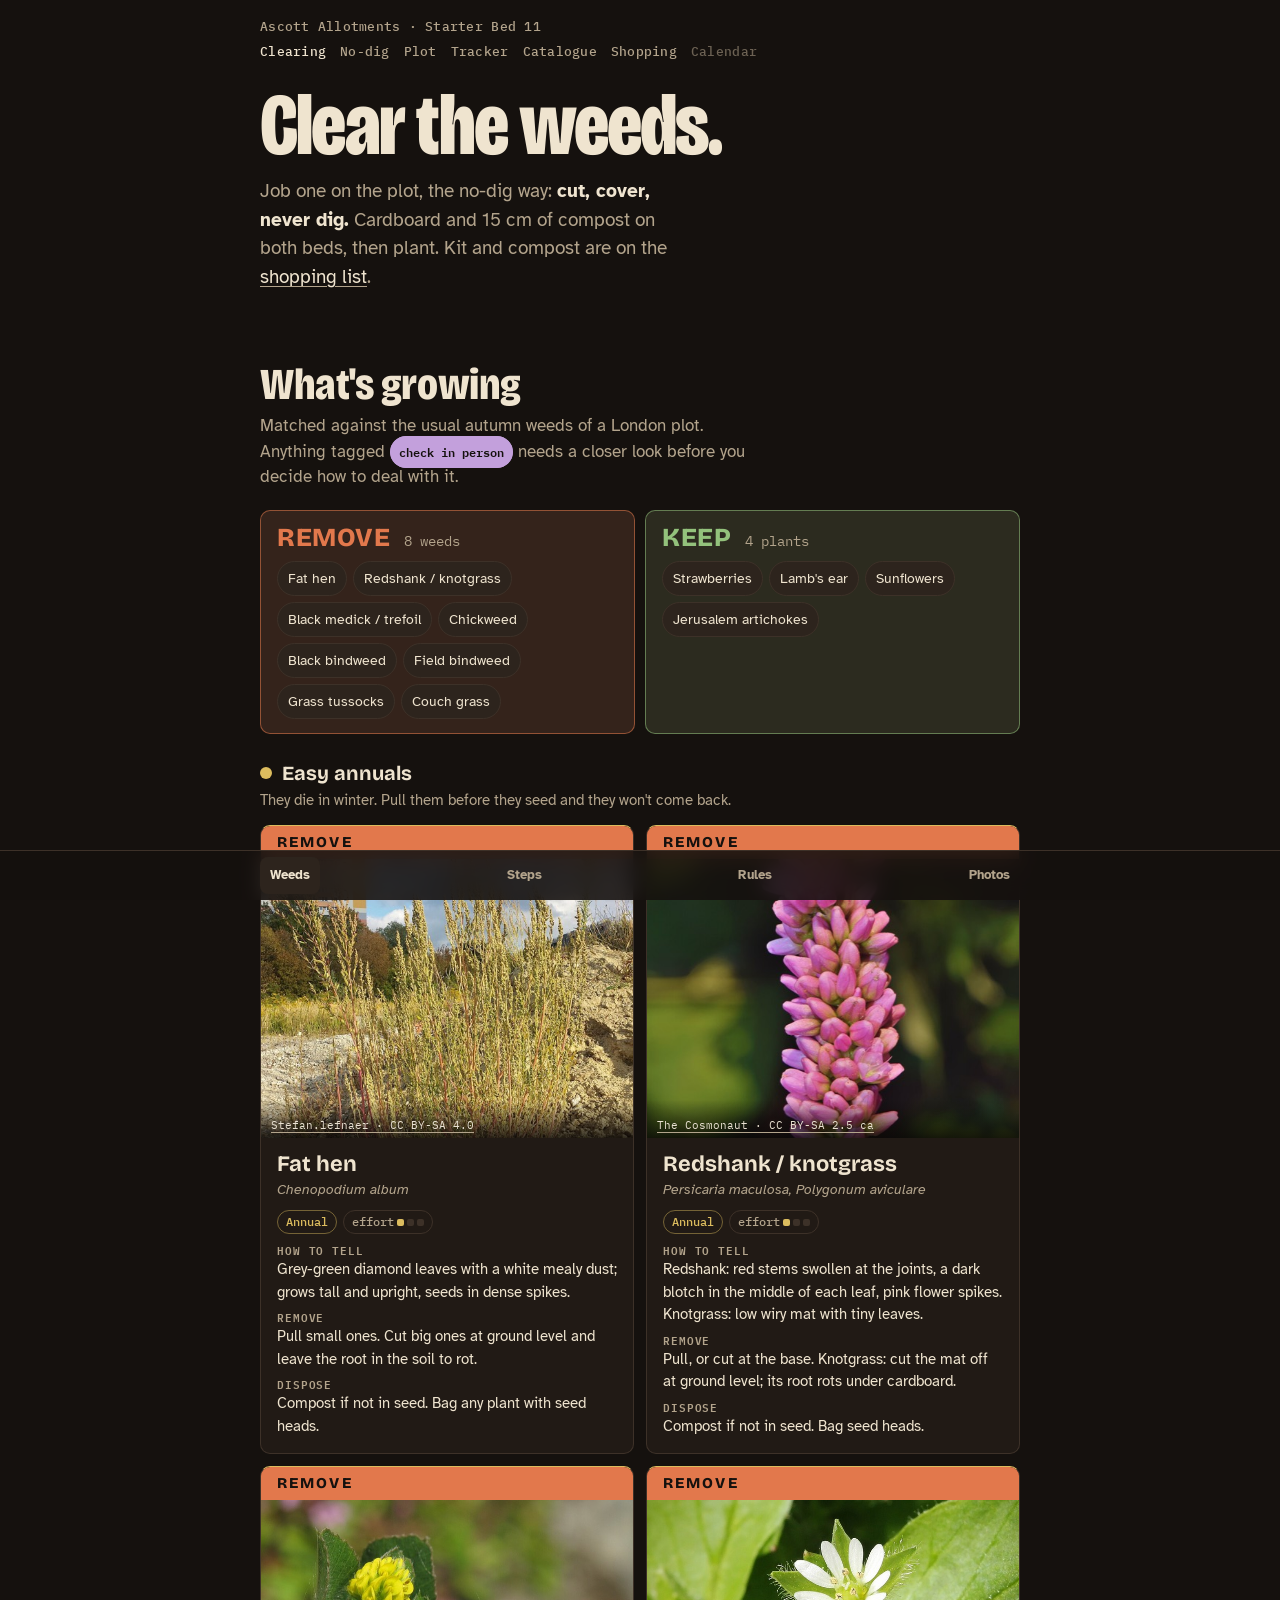
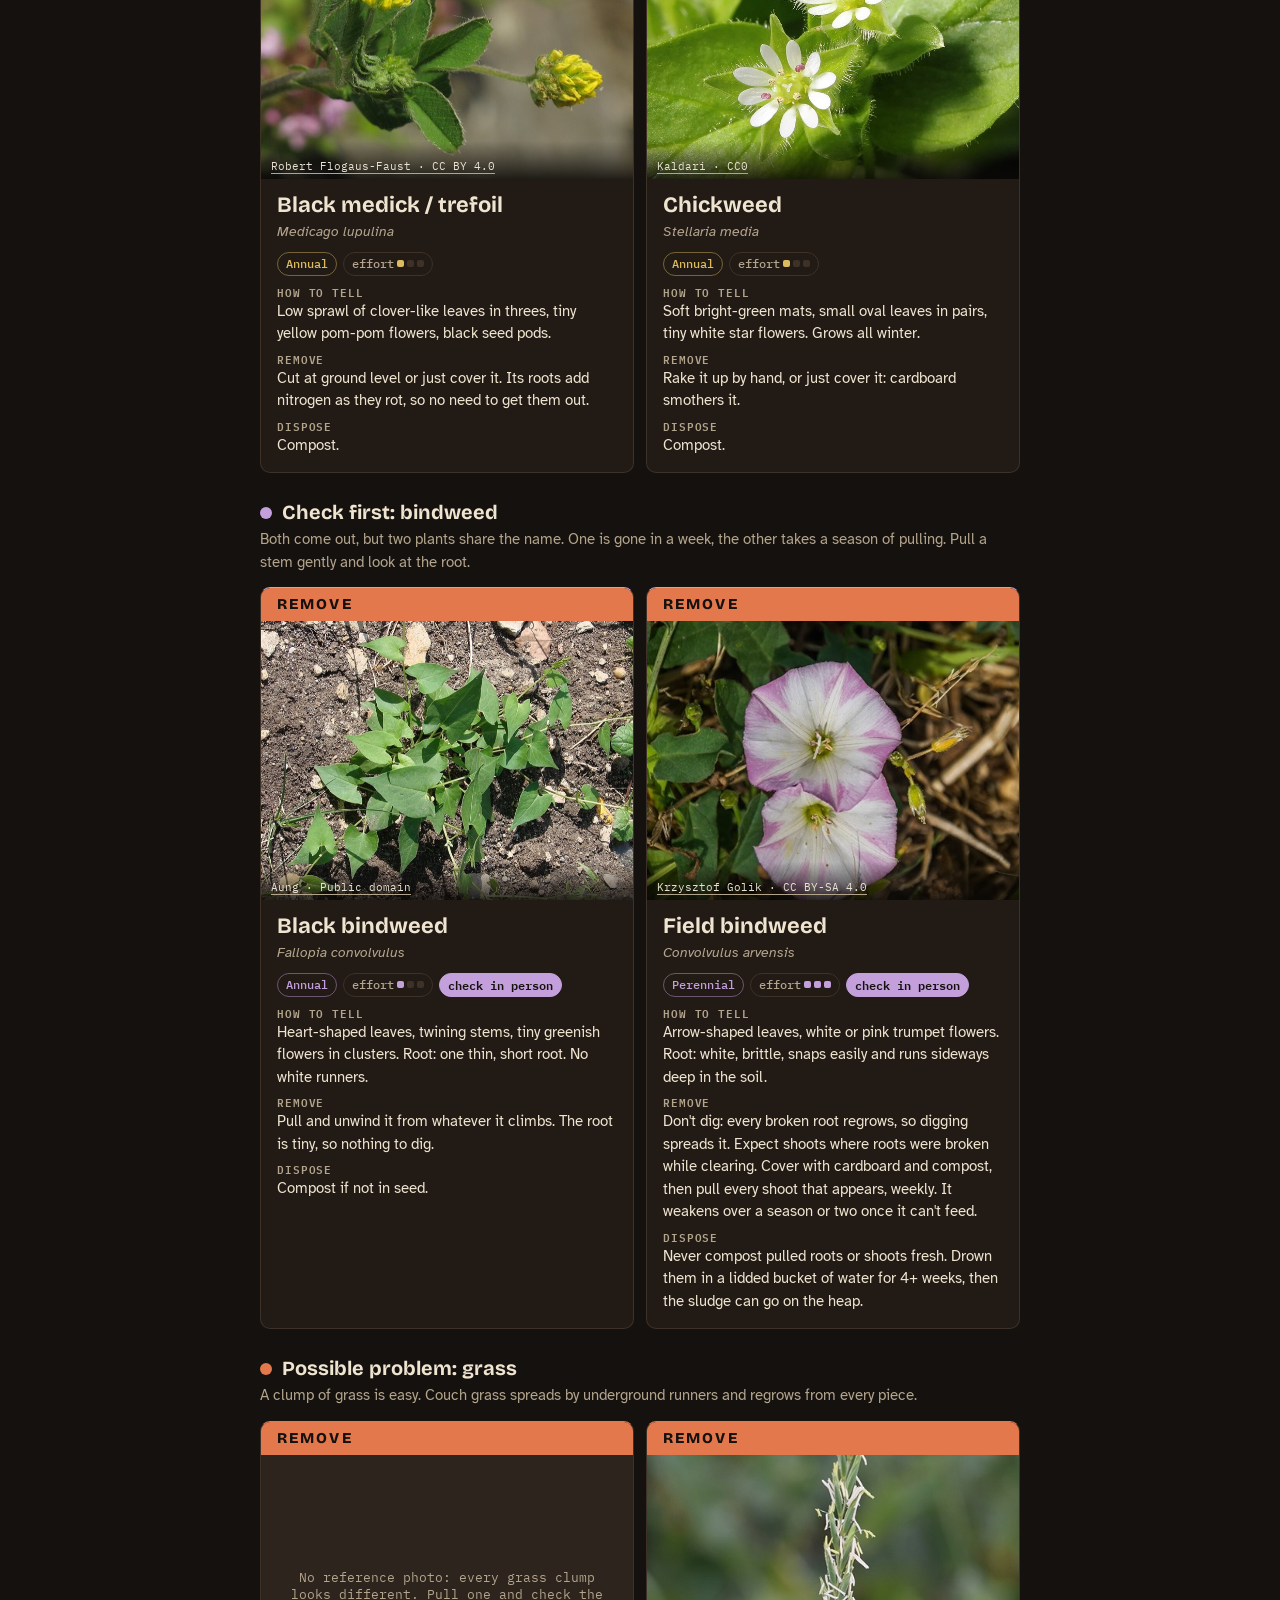
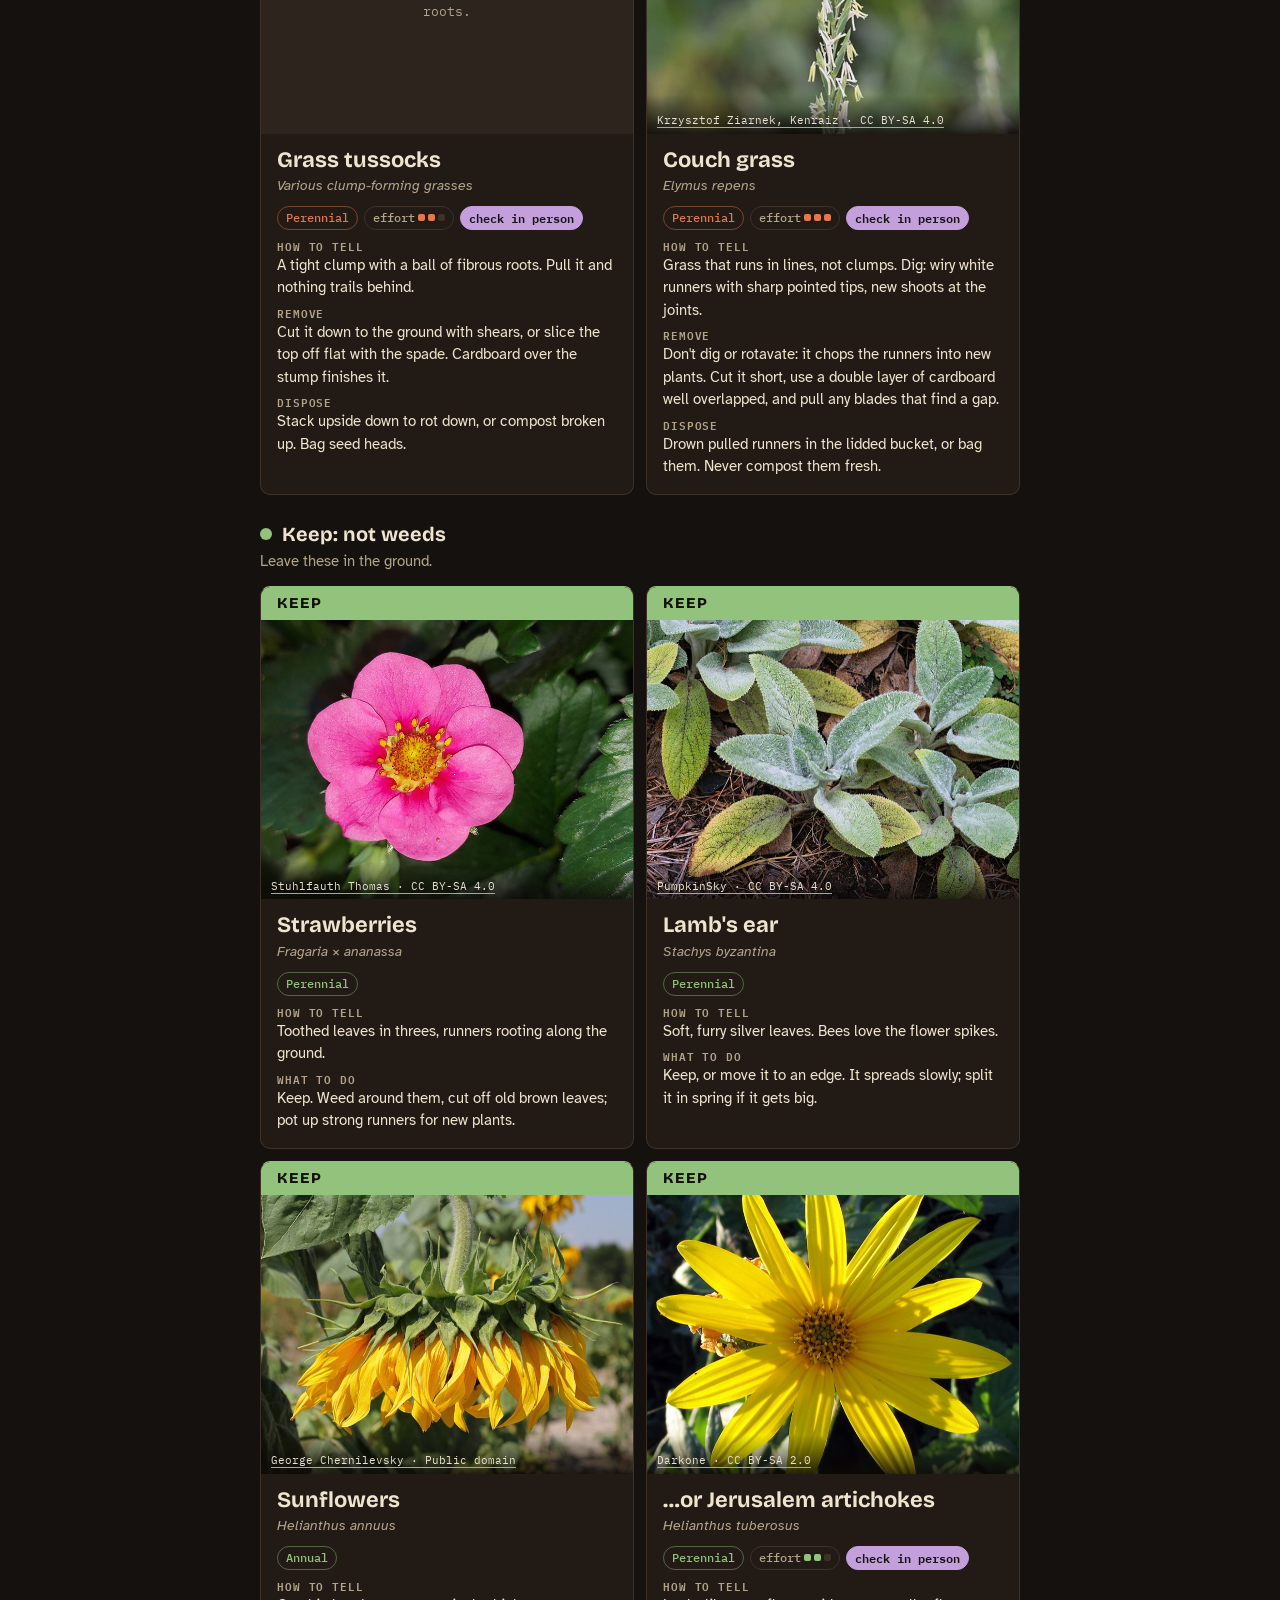
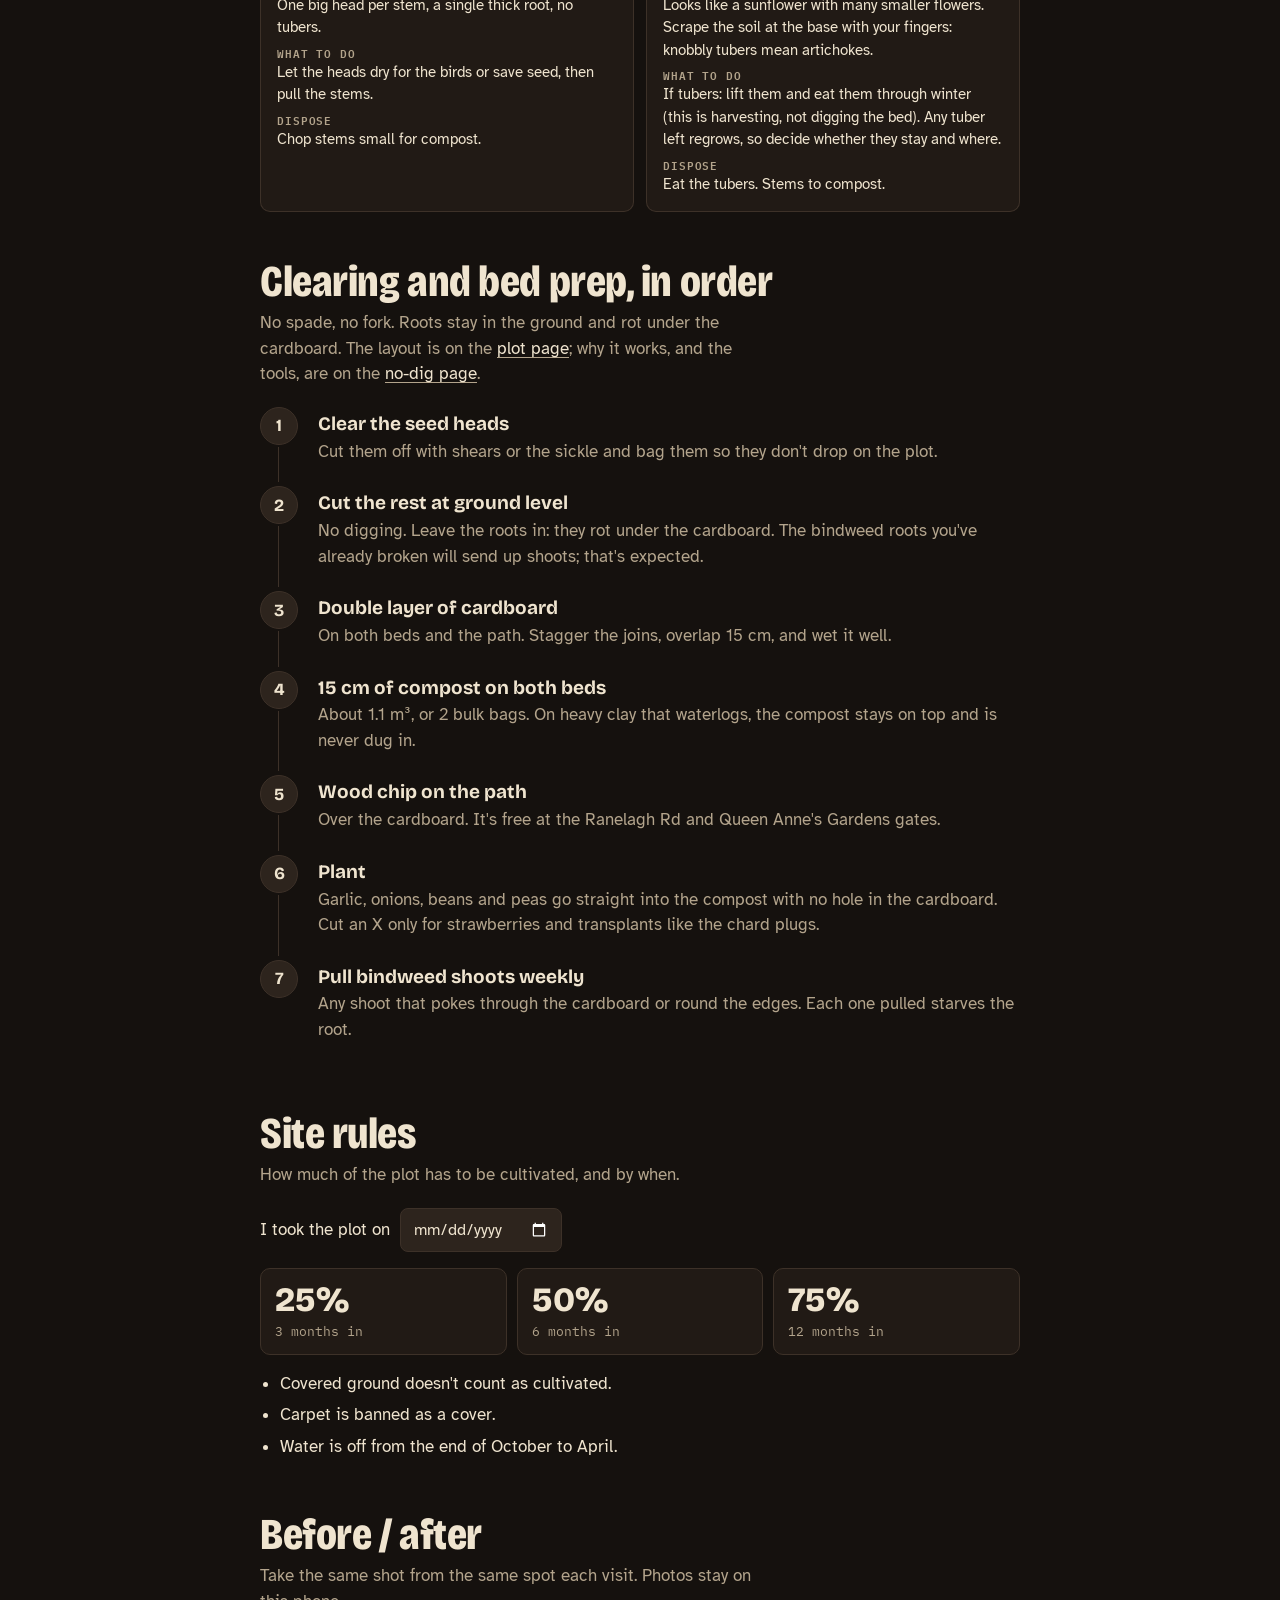
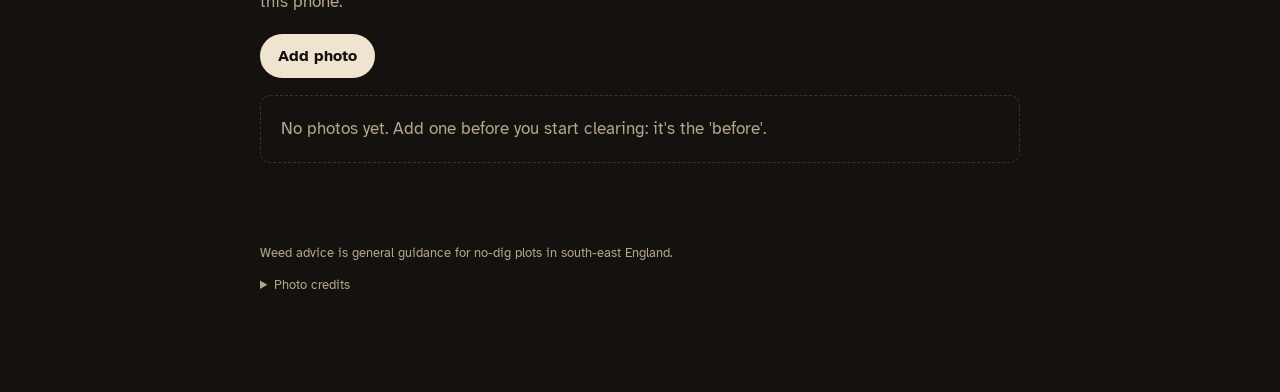
<file: index.html>
<!doctype html>
<html lang="en-GB">
<head>
  <meta charset="utf-8">
  <meta name="viewport" content="width=device-width, initial-scale=1, viewport-fit=cover">
  <meta name="theme-color" content="#15110e">
  <title>Clearing the plot · Ascott Allotments</title>
  <link rel="preconnect" href="https://fonts.googleapis.com">
  <link rel="preconnect" href="https://fonts.gstatic.com" crossorigin>
  <link rel="stylesheet" href="https://fonts.googleapis.com/css2?family=Atkinson+Hyperlegible:ital,wght@0,400;0,700;1,400&family=Bricolage+Grotesque:opsz,wdth,wght@12..96,75..100,500..800&family=IBM+Plex+Mono:wght@400;500;600&display=swap">
  <link rel="stylesheet" href="css/site.css">
</head>
<body>
<div class="wrap">
  <header class="mast">
    <div class="mast-top">
      <span>Ascott Allotments · Starter Bed 11</span>
      <nav aria-label="Pages">
        <a href="index.html" aria-current="page">Clearing</a>
        <a href="nodig.html">No-dig</a>
        <a href="plot.html">Plot</a>
        <a href="tracker.html">Tracker</a>
        <a href="catalog.html">Catalogue</a>
        <a href="shopping.html">Shopping</a>
        <a href="calendar.html" class="soon">Calendar</a>
      </nav>
    </div>
    <h1>Clear the weeds.</h1>
    <p class="lede">Job one on the plot, the no-dig way: <strong>cut, cover, never dig.</strong> Cardboard and 15 cm of compost on both beds, then plant. Kit and compost are on the <a href="shopping.html">shopping list</a>.</p>
  </header>

  <main>
    <section id="weeds" aria-labelledby="weeds-h">
      <h2 id="weeds-h">What's growing</h2>
      <p class="sub">Matched against the usual autumn weeds of a London plot. Anything tagged <span class="tag verify">check in person</span> needs a closer look before you decide how to deal with it.</p>
      <div id="weed-groups"></div>
    </section>



    <section id="steps" aria-labelledby="steps-h">
      <h2 id="steps-h">Clearing and bed prep, in order</h2>
      <p class="sub">No spade, no fork. Roots stay in the ground and rot under the cardboard. The layout is on the <a href="plot.html">plot page</a>; why it works, and the tools, are on the <a href="nodig.html">no-dig page</a>.</p>
      <ol class="steps" id="steps-list"></ol>
    </section>

    <section id="rules" aria-labelledby="rules-h">
      <h2 id="rules-h">Site rules</h2>
      <p class="sub">How much of the plot has to be cultivated, and by when.</p>
      <div class="rules-start">
        <label for="start-date">I took the plot on</label>
        <input type="date" id="start-date">
      </div>
      <div class="milestones" id="milestones"></div>
      <ul class="notes" id="rule-notes"></ul>
    </section>

    <section id="photos" aria-labelledby="photos-h">
      <h2 id="photos-h">Before / after</h2>
      <p class="sub">Take the same shot from the same spot each visit. Photos stay on this phone.</p>
      <label class="btn" for="photo-input">Add photo</label>
      <input type="file" id="photo-input" accept="image/*" multiple hidden>
      <div id="photo-compare"></div>
      <div class="shots" id="photo-grid"></div>
    </section>
  </main>

  <footer class="foot">
    <p>Weed advice is general guidance for no-dig plots in south-east England.</p>
    <details>
      <summary>Photo credits</summary>
      <ul id="credits"></ul>
    </details>
  </footer>
</div>

<nav class="bar" aria-label="Sections">
  <ul>
    <li><a href="#weeds">Weeds</a></li>
    <li><a href="#steps">Steps</a></li>
    <li><a href="#rules">Rules</a></li>
    <li><a href="#photos">Photos</a></li>
  </ul>
</nav>

<script src="js/common.js"></script>
<script src="js/index.js"></script>
</body>
</html>
</file>
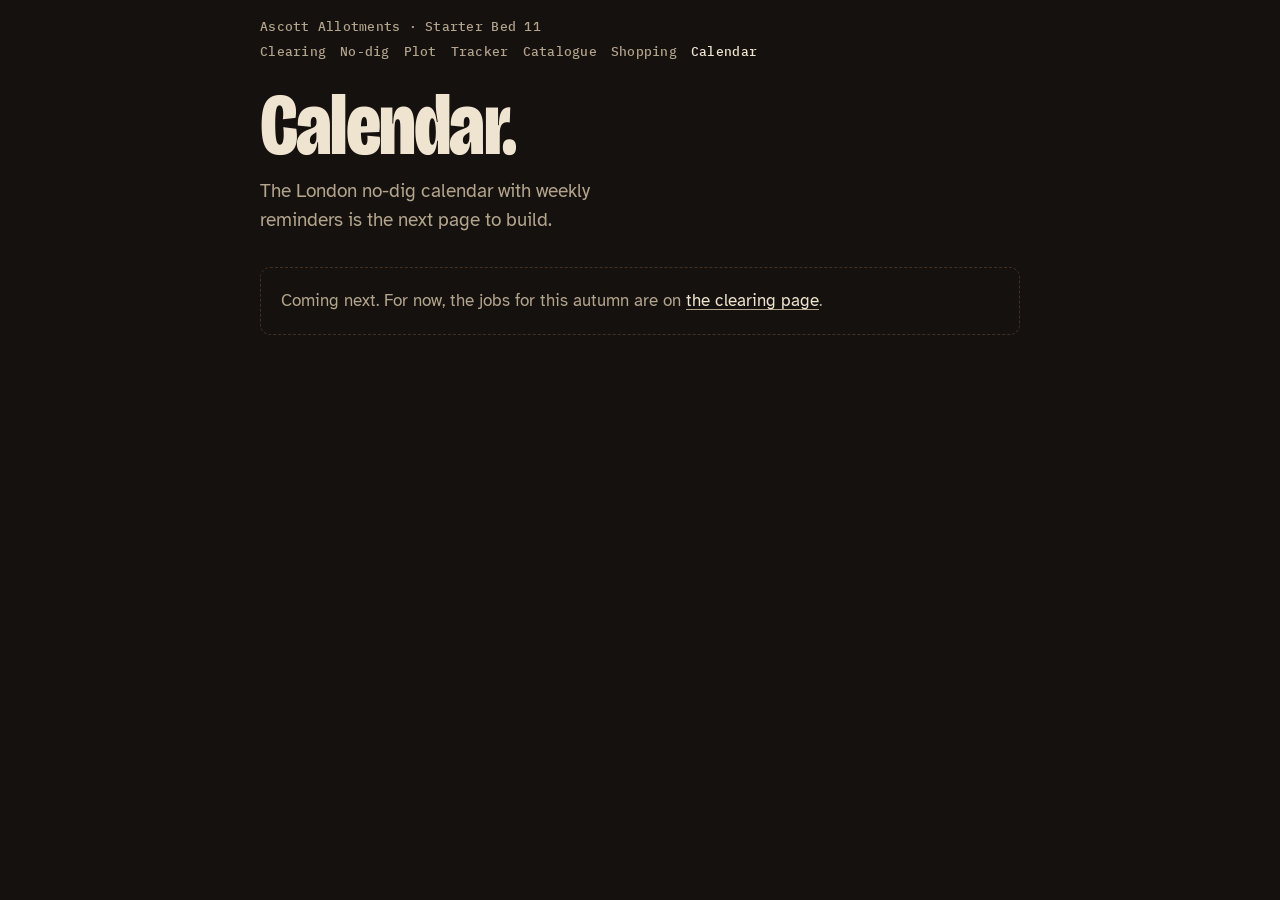
<file: calendar.html>
<!doctype html>
<html lang="en-GB">
<head>
  <meta charset="utf-8">
  <meta name="viewport" content="width=device-width, initial-scale=1, viewport-fit=cover">
  <meta name="theme-color" content="#15110e">
  <title>Calendar · Ascott Allotments</title>
  <link rel="preconnect" href="https://fonts.googleapis.com">
  <link rel="preconnect" href="https://fonts.gstatic.com" crossorigin>
  <link rel="stylesheet" href="https://fonts.googleapis.com/css2?family=Atkinson+Hyperlegible:ital,wght@0,400;0,700;1,400&family=Bricolage+Grotesque:opsz,wdth,wght@12..96,75..100,500..800&family=IBM+Plex+Mono:wght@400;500;600&display=swap">
  <link rel="stylesheet" href="css/site.css">
</head>
<body>
<div class="wrap">
  <header class="mast">
    <div class="mast-top">
      <span>Ascott Allotments · Starter Bed 11</span>
      <nav aria-label="Pages">
        <a href="index.html">Clearing</a>
        <a href="nodig.html">No-dig</a>
        <a href="plot.html">Plot</a>
        <a href="tracker.html">Tracker</a>
        <a href="catalog.html">Catalogue</a>
        <a href="shopping.html">Shopping</a>
        <a href="calendar.html" aria-current="page">Calendar</a>
      </nav>
    </div>
    <h1>Calendar.</h1>
    <p class="lede">The London no-dig calendar with weekly reminders is the next page to build.</p>
  </header>
  <main>
    <p class="empty">Coming next. For now, the jobs for this autumn are on <a href="index.html#steps">the clearing page</a>.</p>
  </main>
</div>
</body>
</html>
</file>
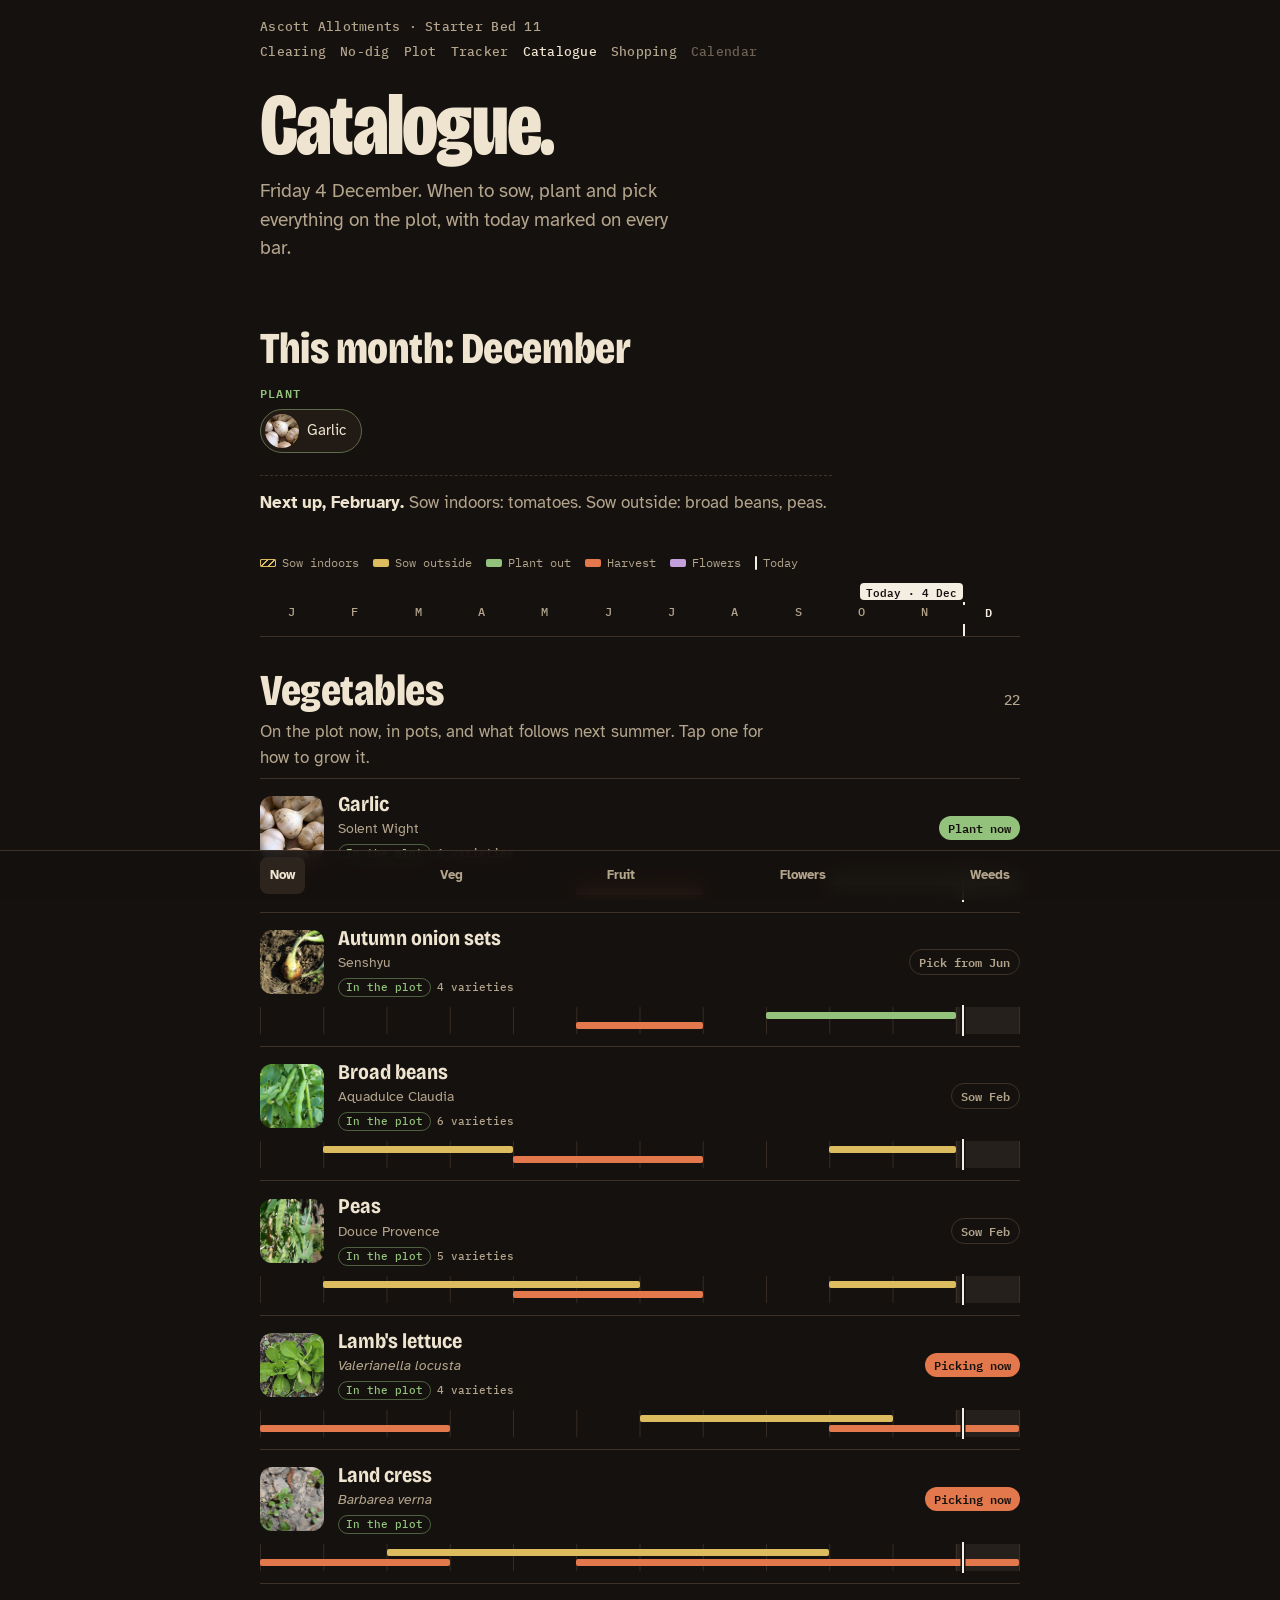
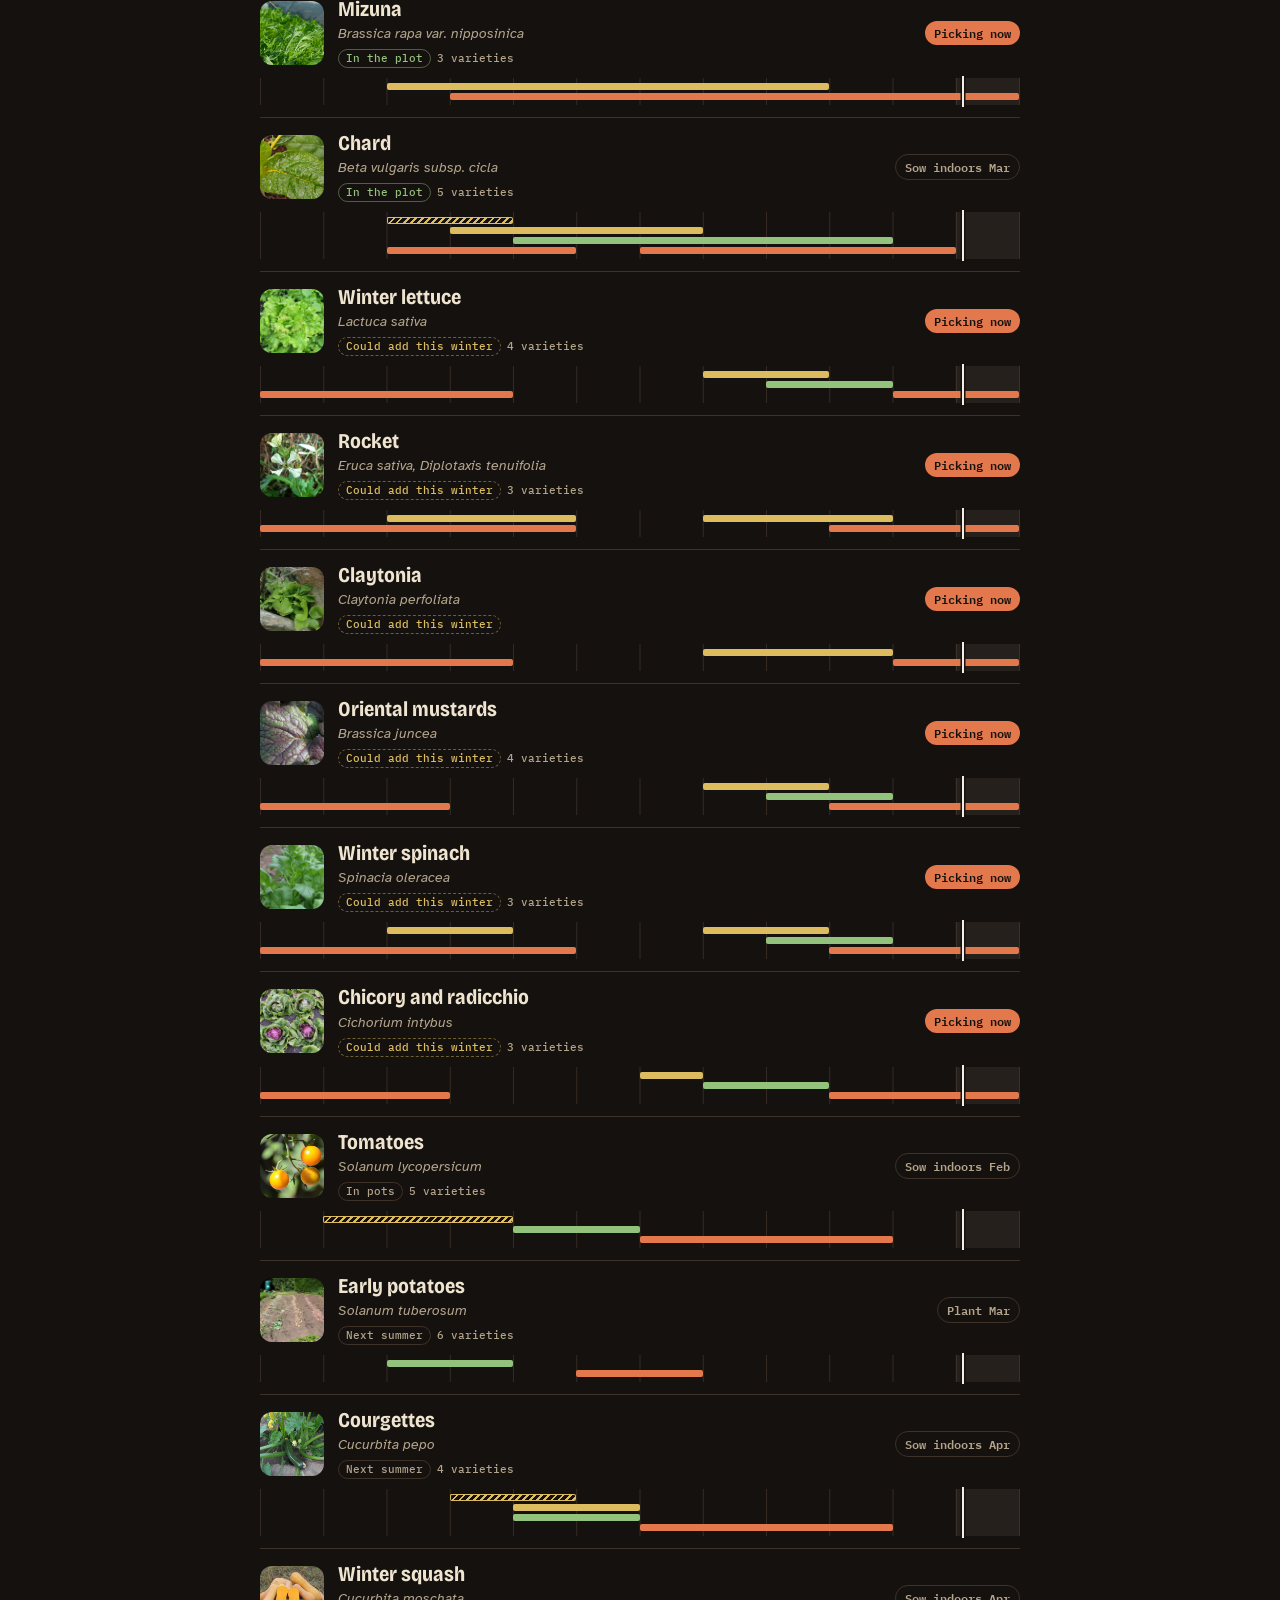
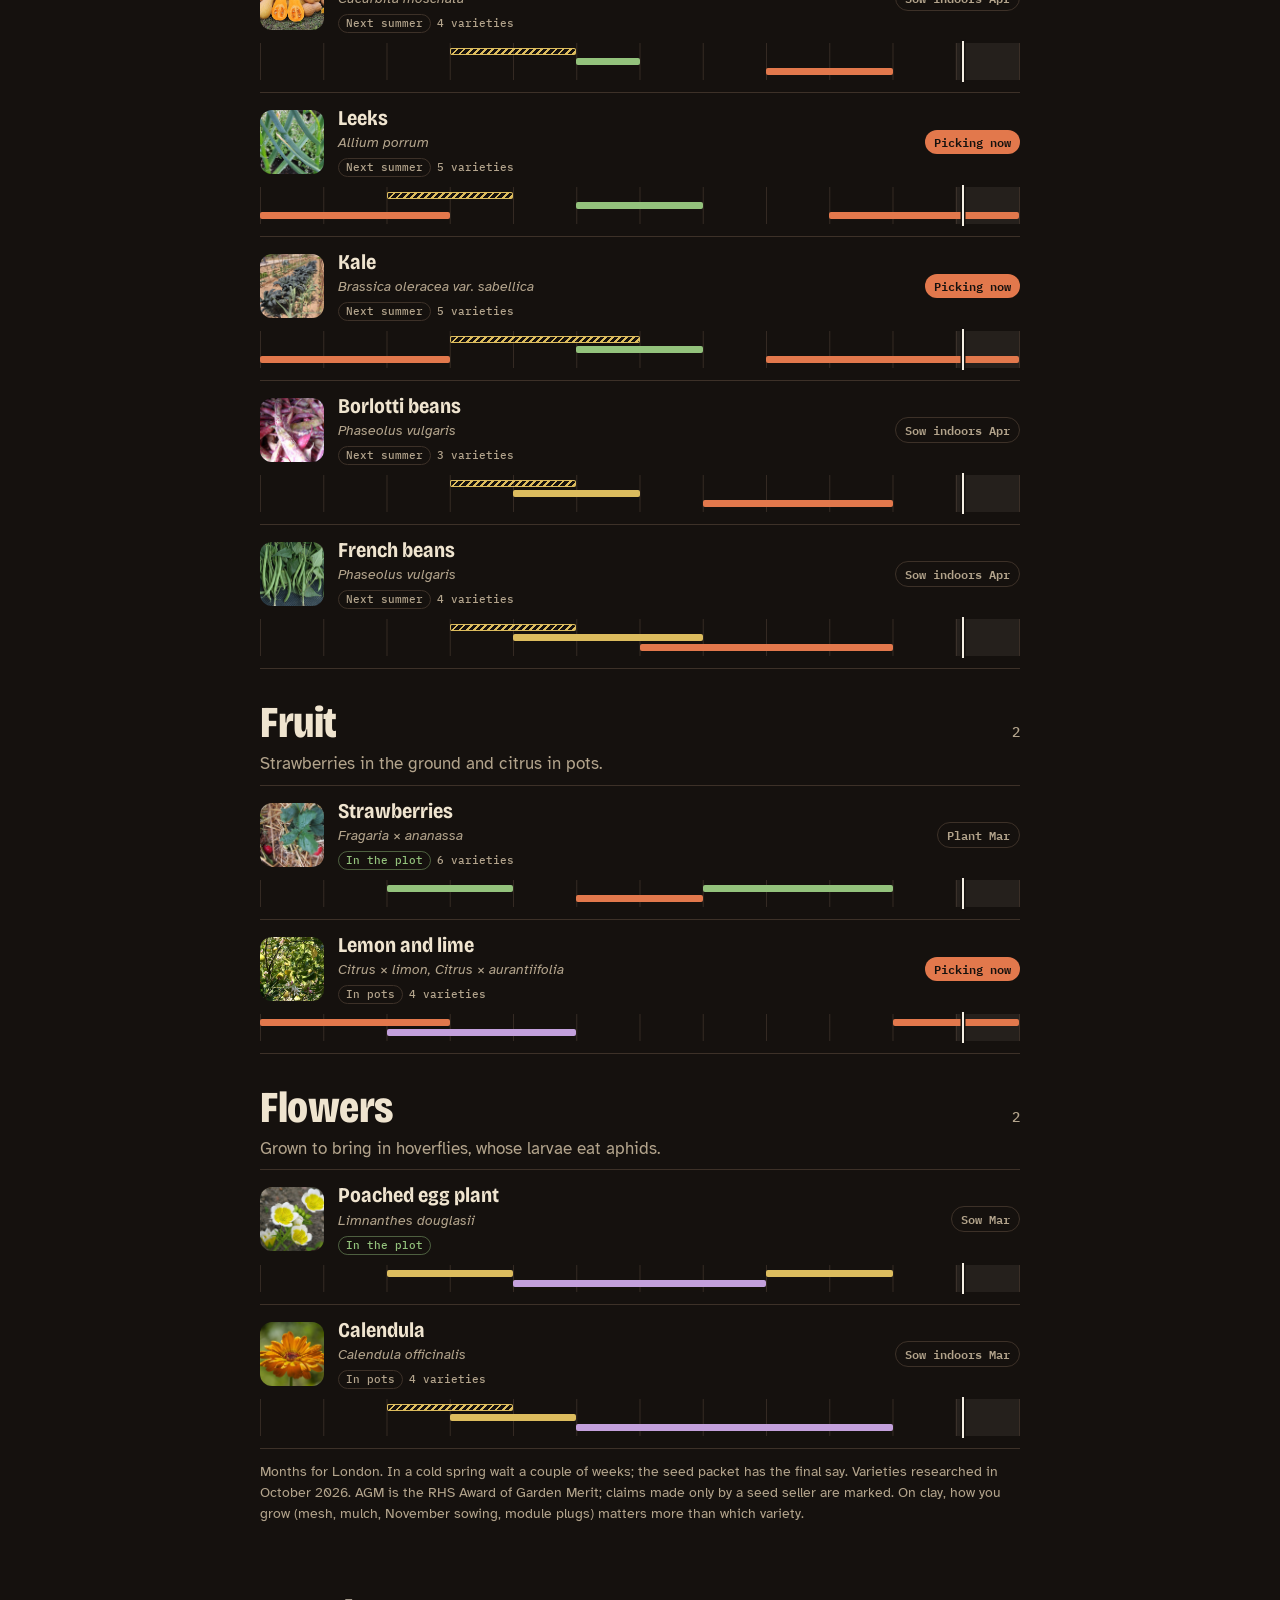
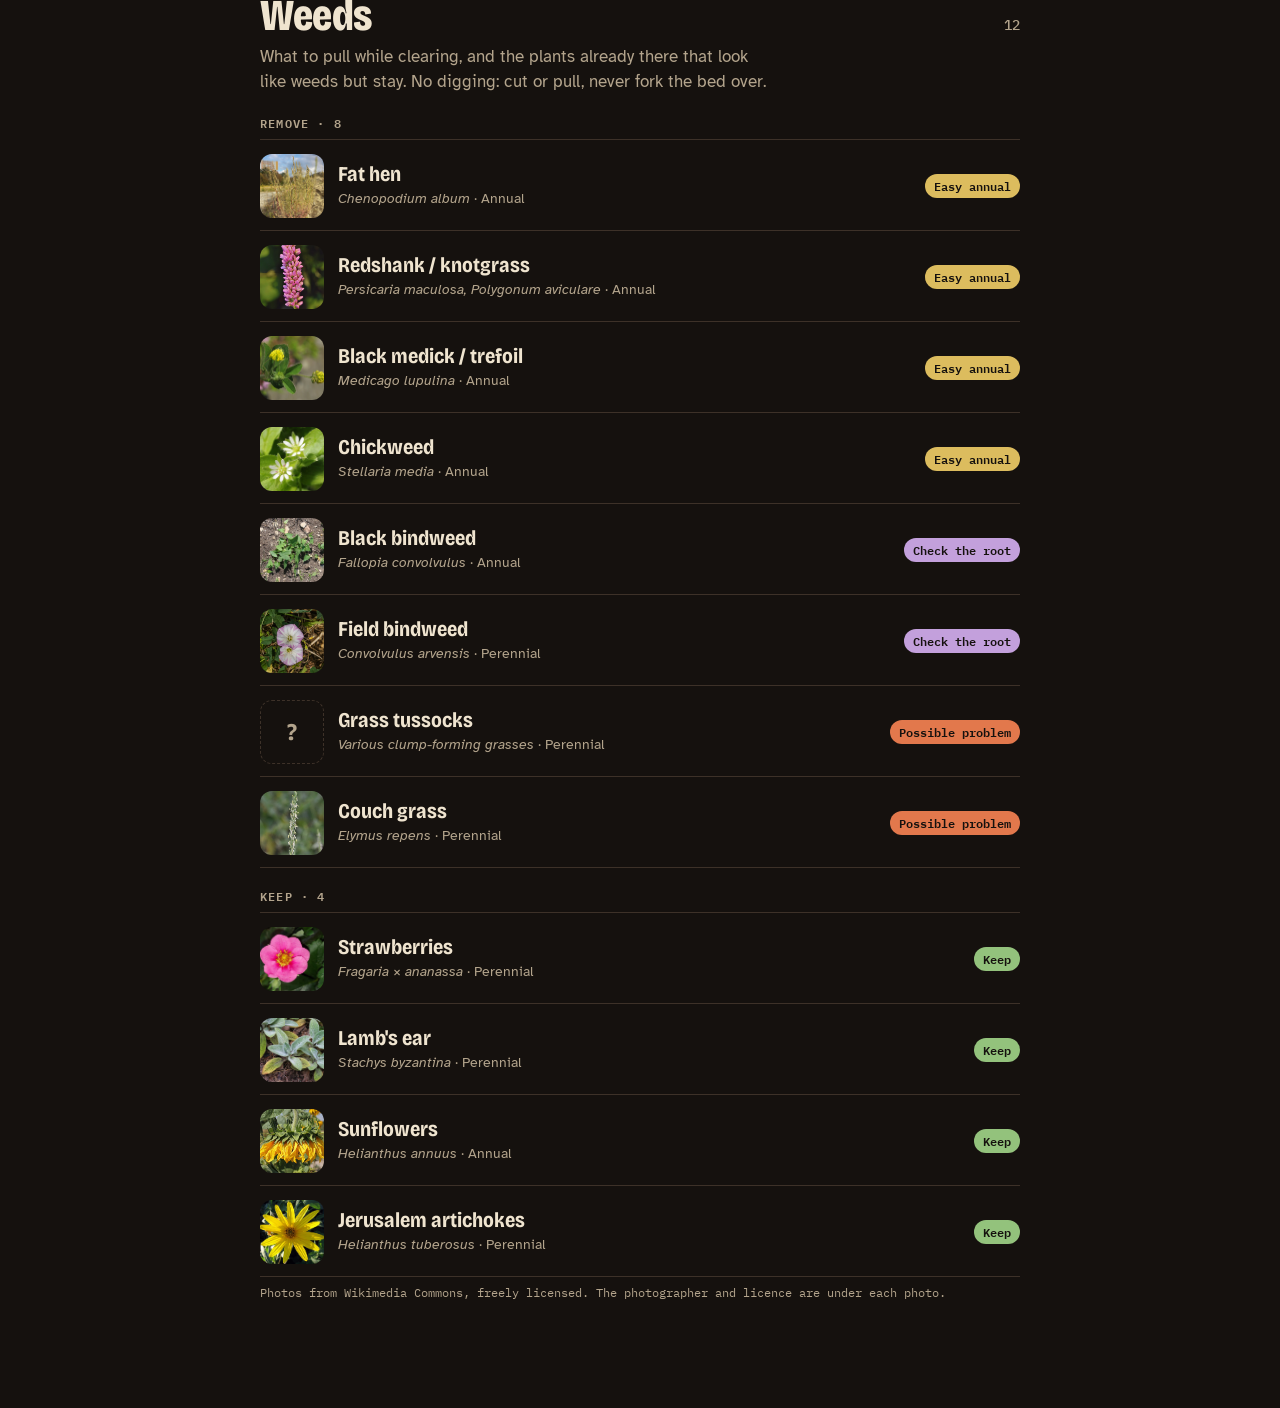
<file: catalog.html>
<!doctype html>
<html lang="en-GB">
<head>
  <meta charset="utf-8">
  <meta name="viewport" content="width=device-width, initial-scale=1, viewport-fit=cover">
  <meta name="theme-color" content="#15110e">
  <title>Catalogue · Ascott Allotments</title>
  <link rel="preconnect" href="https://fonts.googleapis.com">
  <link rel="preconnect" href="https://fonts.gstatic.com" crossorigin>
  <link rel="stylesheet" href="https://fonts.googleapis.com/css2?family=Atkinson+Hyperlegible:ital,wght@0,400;0,700;1,400&family=Bricolage+Grotesque:opsz,wdth,wght@12..96,75..100,500..800&family=IBM+Plex+Mono:wght@400;500;600&display=swap">
  <link rel="stylesheet" href="css/site.css">
</head>
<body>
<div class="wrap">
  <header class="mast">
    <div class="mast-top">
      <span>Ascott Allotments · Starter Bed 11</span>
      <nav aria-label="Pages">
        <a href="index.html">Clearing</a>
        <a href="nodig.html">No-dig</a>
        <a href="plot.html">Plot</a>
        <a href="tracker.html">Tracker</a>
        <a href="catalog.html" aria-current="page">Catalogue</a>
        <a href="shopping.html">Shopping</a>
        <a href="calendar.html" class="soon">Calendar</a>
      </nav>
    </div>
    <h1>Catalogue.</h1>
    <p class="lede" id="today-lede"></p>
  </header>

  <main>
    <section id="now" aria-labelledby="now-h">
      <h2 id="now-h"></h2>
      <div class="now-jobs" id="now-jobs"></div>
      <p class="coming" id="coming"></p>
    </section>

    <div class="crop-list" id="crop-list">
      <div class="legend" aria-label="Key" id="legend"></div>
      <div class="ruler-wrap"><div id="ruler"></div></div>
    </div>
    <p class="plan-note" id="cat-note"></p>

    <section id="weeds" aria-labelledby="weeds-h"></section>
    <p class="credits" id="cat-credits"></p>
  </main>
</div>

<nav class="bar" aria-label="Sections">
  <ul>
    <li><a href="#now">Now</a></li>
    <li><a href="#veg">Veg</a></li>
    <li><a href="#fruit">Fruit</a></li>
    <li><a href="#flowers">Flowers</a></li>
    <li><a href="#weeds">Weeds</a></li>
  </ul>
</nav>

<script src="js/common.js"></script>
<script src="js/crops.js"></script>
<script src="js/catalog.js"></script>
</body>
</html>
</file>
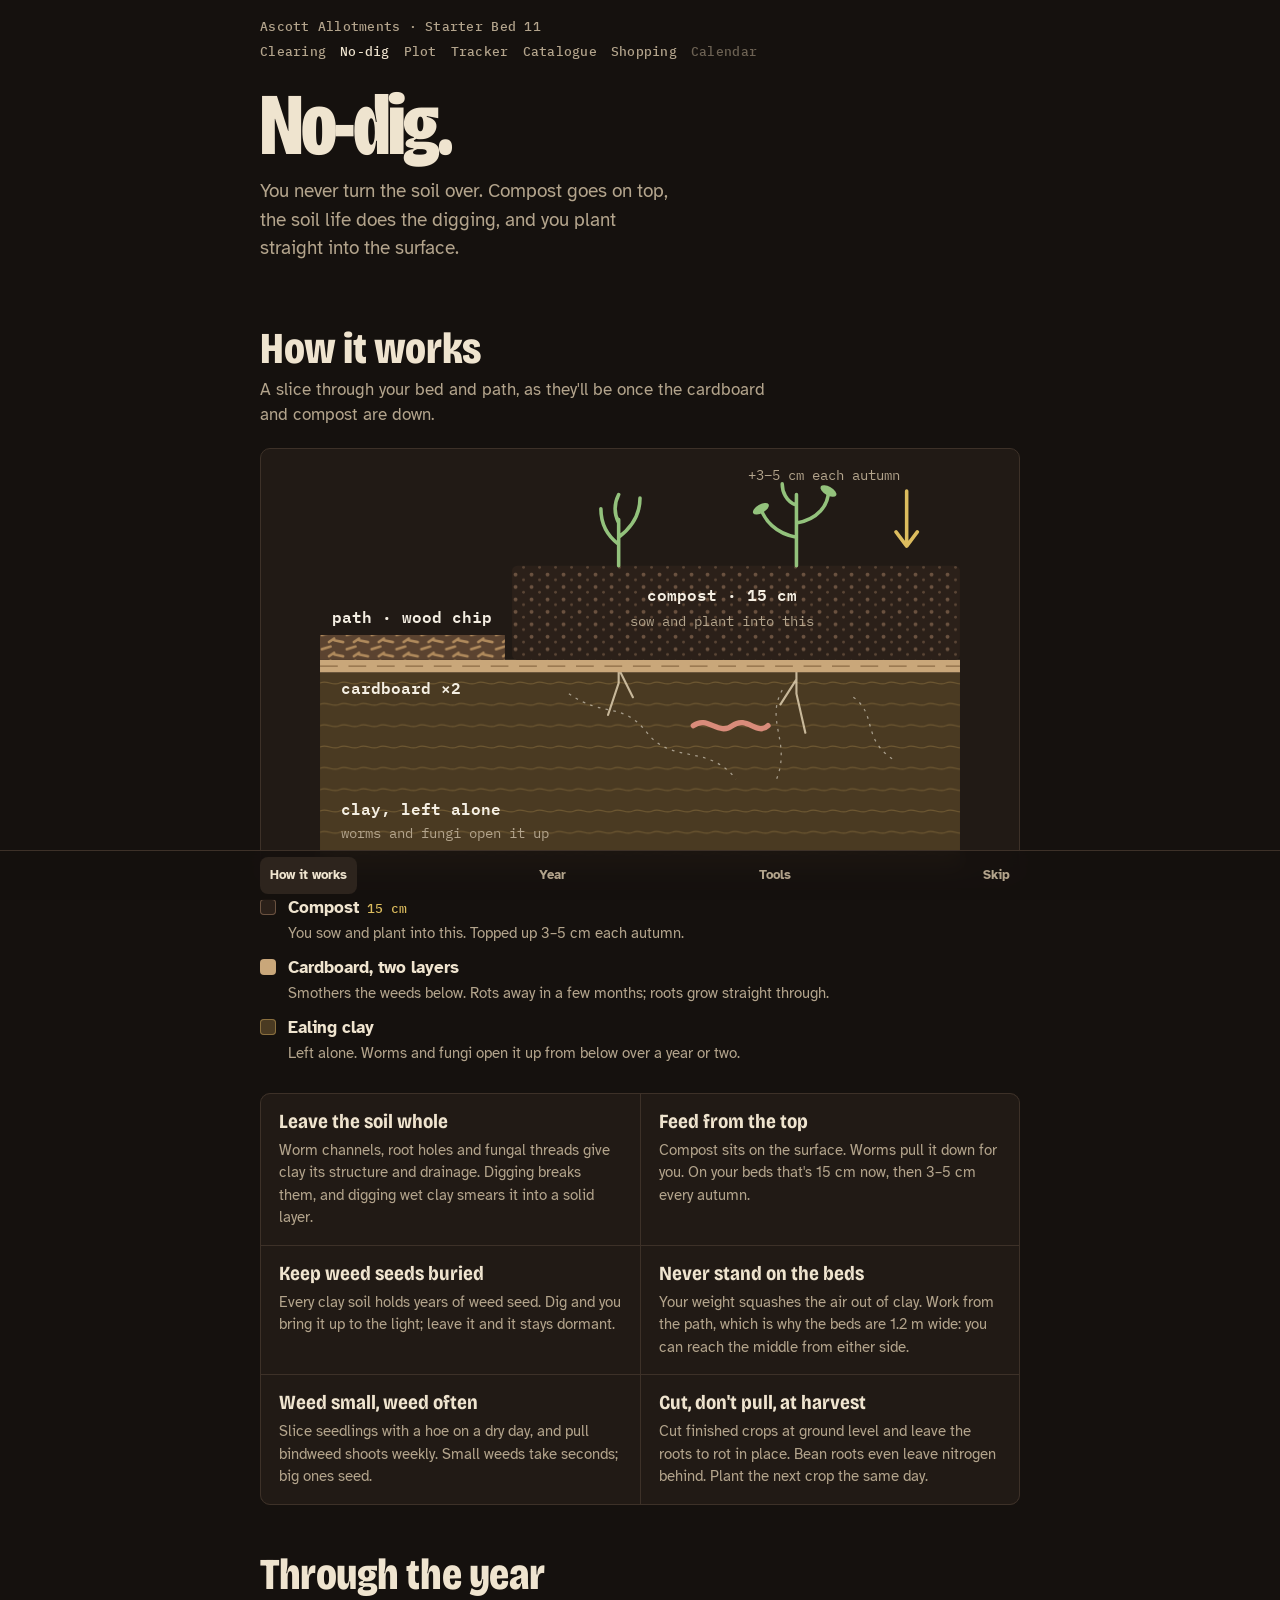
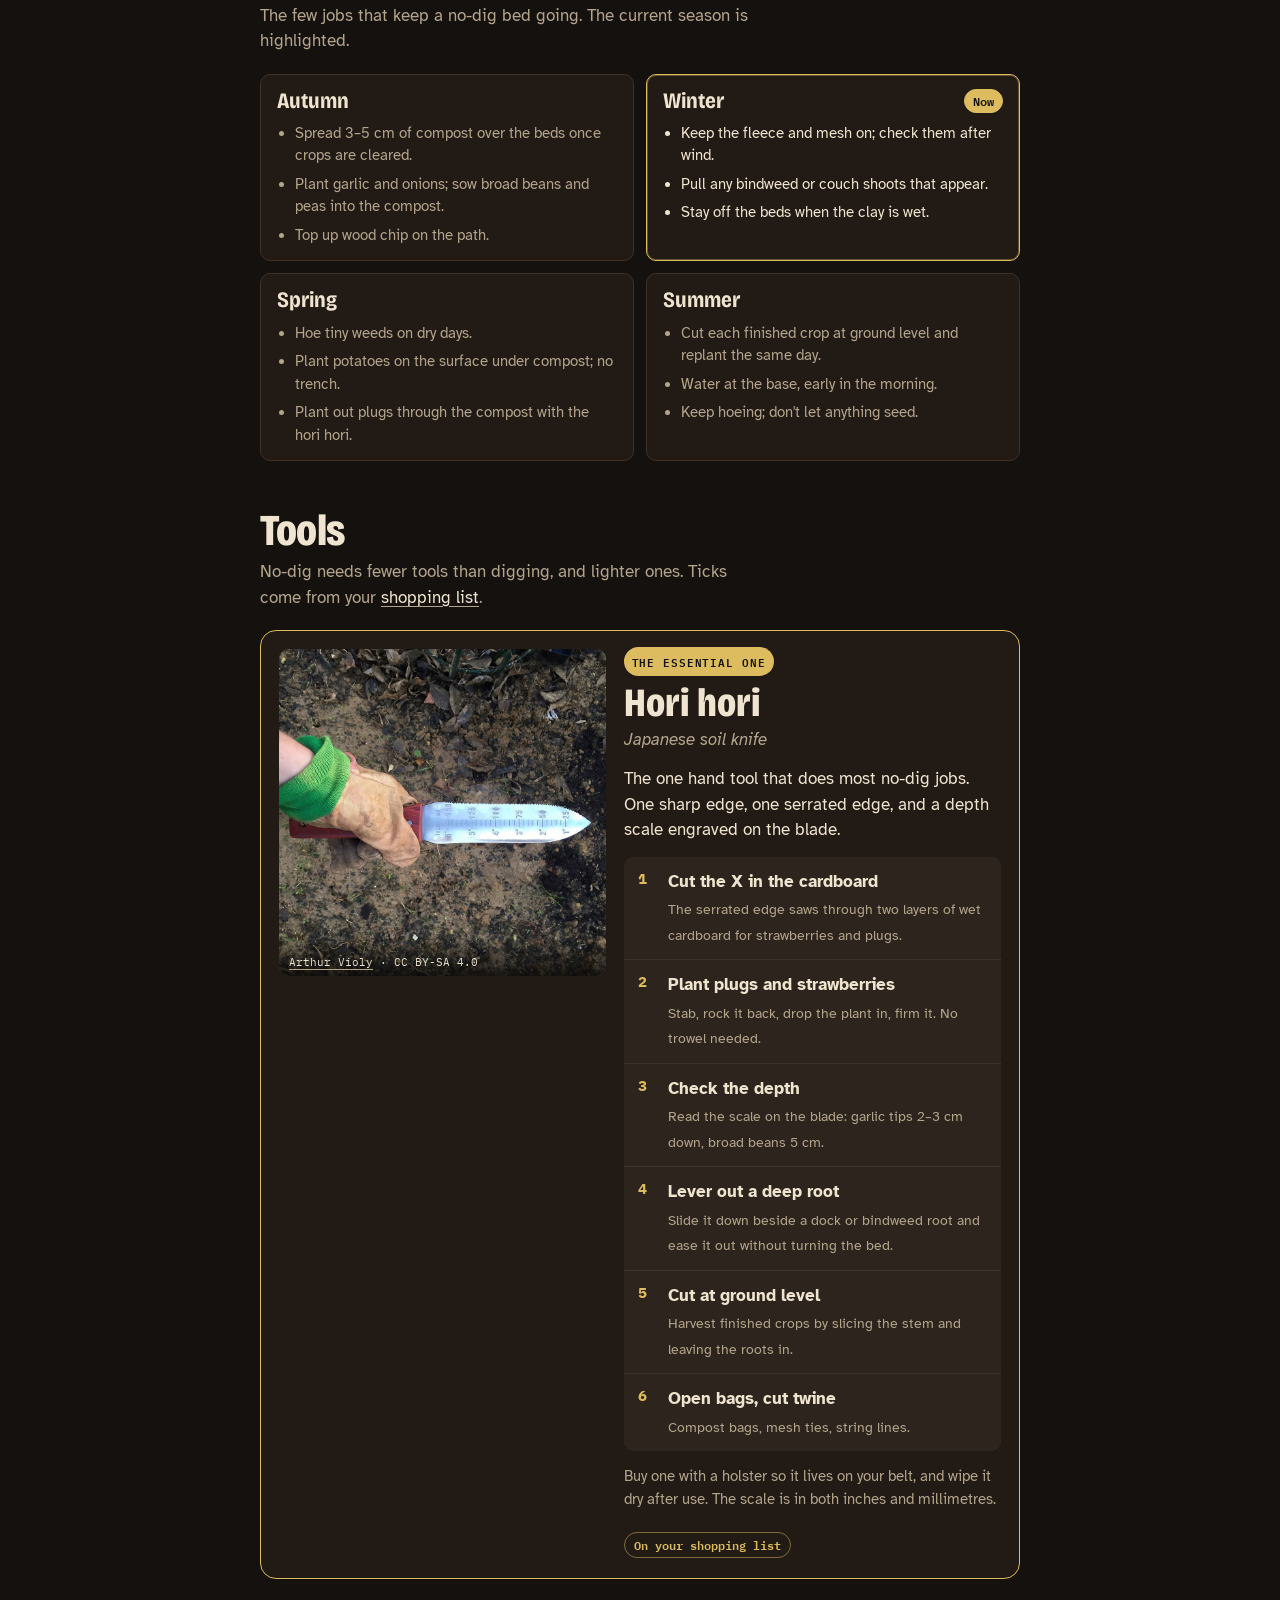
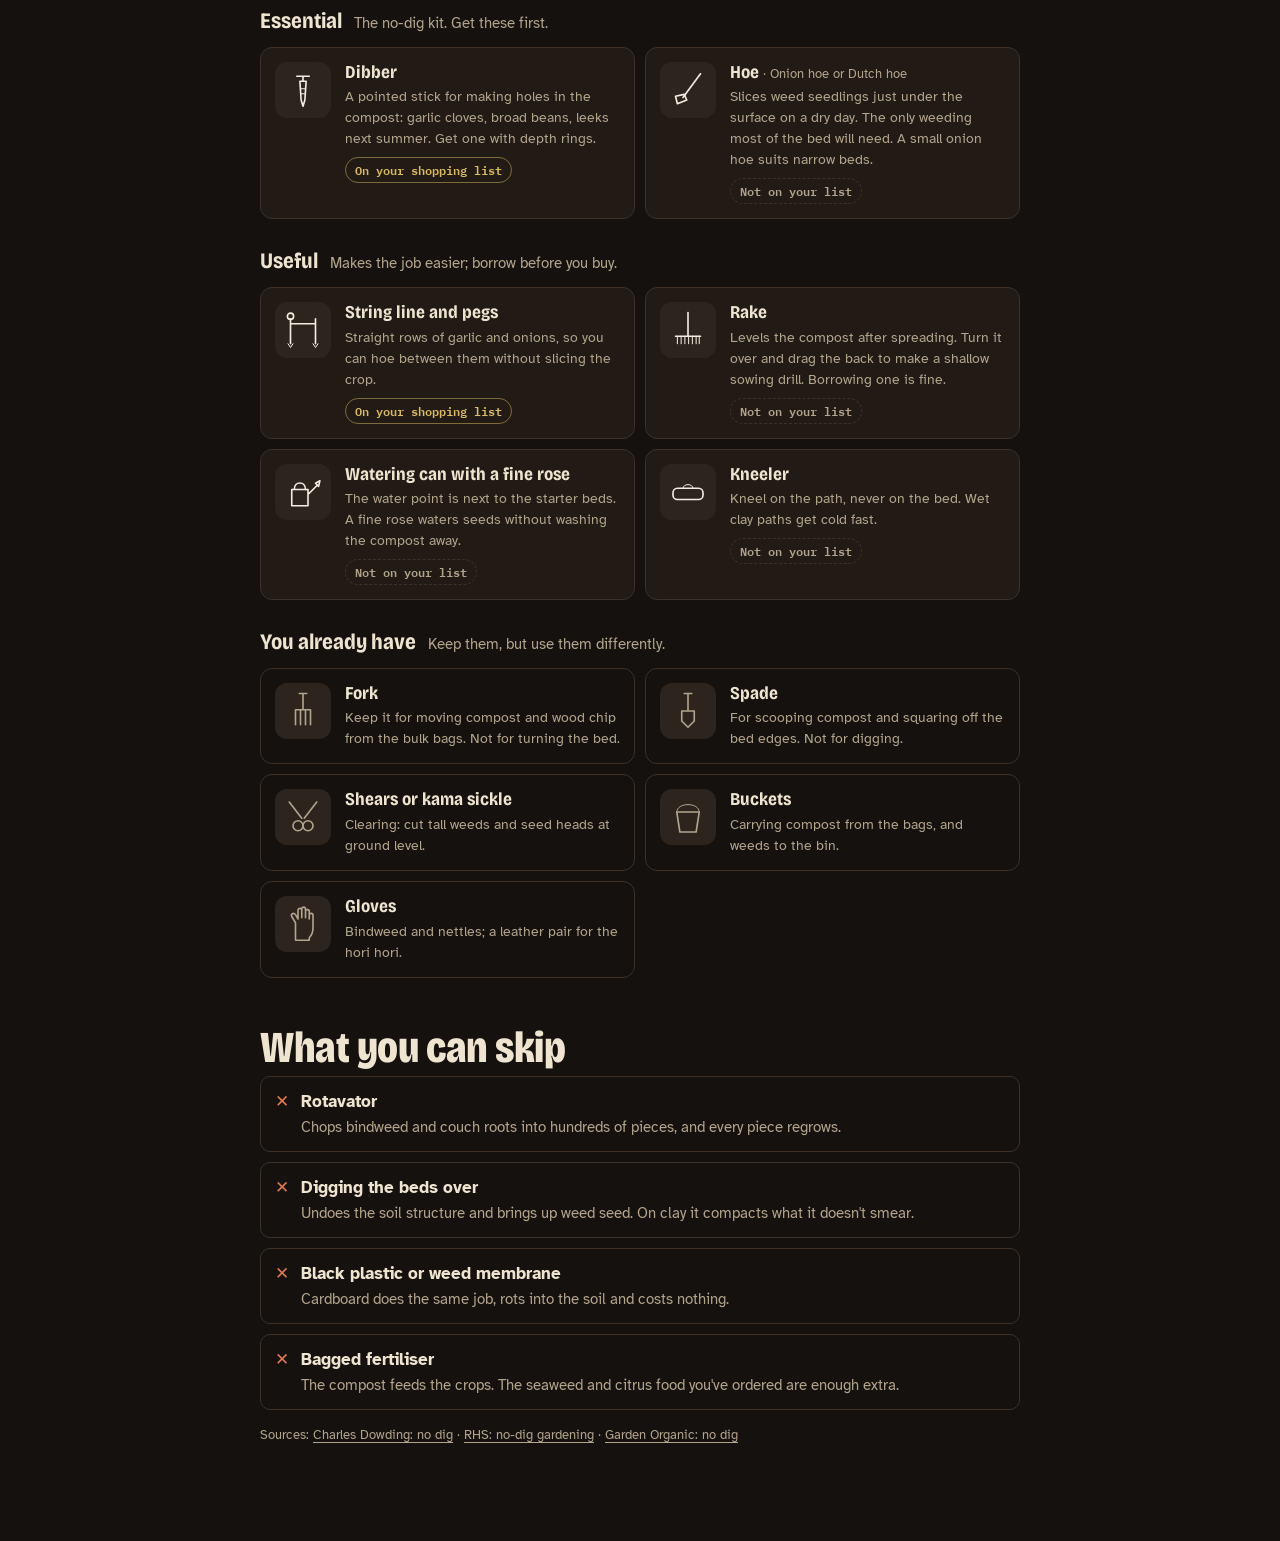
<file: nodig.html>
<!doctype html>
<html lang="en-GB">
<head>
  <meta charset="utf-8">
  <meta name="viewport" content="width=device-width, initial-scale=1, viewport-fit=cover">
  <meta name="theme-color" content="#15110e">
  <title>No-dig · Ascott Allotments</title>
  <link rel="preconnect" href="https://fonts.googleapis.com">
  <link rel="preconnect" href="https://fonts.gstatic.com" crossorigin>
  <link rel="stylesheet" href="https://fonts.googleapis.com/css2?family=Atkinson+Hyperlegible:ital,wght@0,400;0,700;1,400&family=Bricolage+Grotesque:opsz,wdth,wght@12..96,75..100,500..800&family=IBM+Plex+Mono:wght@400;500;600&display=swap">
  <link rel="stylesheet" href="css/site.css">
</head>
<body>
<div class="wrap">
  <header class="mast">
    <div class="mast-top">
      <span>Ascott Allotments · Starter Bed 11</span>
      <nav aria-label="Pages">
        <a href="index.html">Clearing</a>
        <a href="nodig.html" aria-current="page">No-dig</a>
        <a href="plot.html">Plot</a>
        <a href="tracker.html">Tracker</a>
        <a href="catalog.html">Catalogue</a>
        <a href="shopping.html">Shopping</a>
        <a href="calendar.html" class="soon">Calendar</a>
      </nav>
    </div>
    <h1>No-dig.</h1>
    <p class="lede" id="lede"></p>
  </header>

  <main>
    <section id="how" aria-labelledby="how-h">
      <h2 id="how-h">How it works</h2>
      <p class="sub">A slice through your bed and path, as they'll be once the cardboard and compost are down.</p>
      <figure class="section-cut">
        <svg viewBox="0 0 360 230" role="img" aria-labelledby="cut-title">
          <title id="cut-title">Cross-section: 15 cm of compost on two layers of cardboard over clay; the path has wood chip on cardboard.</title>
          <defs>
            <pattern id="crumb" width="9" height="7" patternUnits="userSpaceOnUse">
              <circle cx="2" cy="2" r="1.1" fill="#6b5240"/><circle cx="6.5" cy="5" r=".8" fill="#5a4535"/>
            </pattern>
            <pattern id="chip" width="14" height="8" patternUnits="userSpaceOnUse">
              <path d="M1 3l5-1.5M8 6l5 1M5 7l3-2" stroke="#b08a5c" stroke-width="1.4" stroke-linecap="round"/>
            </pattern>
            <pattern id="claytex" width="22" height="12" patternUnits="userSpaceOnUse">
              <path d="M0 6c4-2 7 2 11 0s7 2 11 0" stroke="#8a6f3e" stroke-width=".6" fill="none" opacity=".55"/>
            </pattern>
          </defs>
          <!-- clay -->
          <rect x="0" y="120" width="360" height="110" fill="#4a3a22"/>
          <rect x="0" y="120" width="360" height="110" fill="url(#claytex)"/>
          <!-- worm and fungi -->
          <path class="worm" d="M210 150c8-6 14 6 22 0s14 6 20 0"/>
          <path class="fungi" d="M140 132c20 14 30 4 44 22s34 6 50 26M260 130c-10 18 6 30-4 52M300 134c14 10 4 24 24 36"/>
          <!-- roots through cardboard -->
          <path class="root" d="M168 92v34l-6 18M168 118l8 16M268 92v40l5 22M268 124l-9 14"/>
          <!-- cardboard -->
          <rect x="0" y="113" width="360" height="7" fill="#c9a77a"/>
          <path d="M0 116.5H360" stroke="#8d6c45" stroke-width=".8" stroke-dasharray="10 6"/>
          <!-- path: wood chip -->
          <rect x="0" y="99" width="104" height="14" fill="#5b4330"/>
          <rect x="0" y="99" width="104" height="14" fill="url(#chip)"/>
          <!-- bed: compost -->
          <rect x="108" y="60" width="252" height="53" rx="3" fill="#2b2019"/>
          <rect x="108" y="60" width="252" height="53" rx="3" fill="url(#crumb)"/>
          <!-- plants -->
          <g class="plant">
            <path d="M168 60v-26M168 48c-8-6-10-14-10-20M168 44c8-6 12-14 12-22M168 36c-3-6-2-12 0-16"/>
            <path d="M268 60V20M268 44c-12-2-18-10-20-16M268 36c12-2 18-10 18-18M268 26c-6-2-8-8-8-12"/>
            <ellipse cx="248" cy="28" rx="5" ry="2.4" transform="rotate(-30 248 28)"/>
            <ellipse cx="286" cy="18" rx="5" ry="2.4" transform="rotate(30 286 18)"/>
          </g>
          <!-- top-up arrow -->
          <g class="topup">
            <path d="M330 18v30M324 41l6 8 6-8"/>
          </g>
          <!-- labels -->
          <g class="cut-label">
            <text x="226" y="80" text-anchor="middle">compost · 15 cm</text>
            <text x="226" y="94" text-anchor="middle" class="dim">sow and plant into this</text>
            <text x="52" y="92" text-anchor="middle">path · wood chip</text>
            <text x="12" y="132">cardboard ×2</text>
            <text x="12" y="200">clay, left alone</text>
            <text x="12" y="213" class="dim">worms and fungi open it up</text>
            <text x="326" y="12" text-anchor="end" class="dim">+3–5 cm each autumn</text>
          </g>
        </svg>
      </figure>
      <ol class="layers" id="layers"></ol>
      <div class="principles" id="principles"></div>
    </section>

    <section id="year" aria-labelledby="year-h">
      <h2 id="year-h">Through the year</h2>
      <p class="sub">The few jobs that keep a no-dig bed going. The current season is highlighted.</p>
      <div class="seasons" id="seasons"></div>
    </section>

    <section id="tools" aria-labelledby="tools-h">
      <h2 id="tools-h">Tools</h2>
      <p class="sub">No-dig needs fewer tools than digging, and lighter ones. Ticks come from your <a href="shopping.html">shopping list</a>.</p>
      <div id="hori"></div>
      <div class="tool-groups" id="tool-groups"></div>
    </section>

    <section id="skip" aria-labelledby="skip-h">
      <h2 id="skip-h">What you can skip</h2>
      <ul class="skip-list" id="skip-list"></ul>
      <p class="sources" id="nd-sources"></p>
    </section>
  </main>
</div>

<nav class="bar" aria-label="Sections">
  <ul>
    <li><a href="#how">How it works</a></li>
    <li><a href="#year">Year</a></li>
    <li><a href="#tools">Tools</a></li>
    <li><a href="#skip">Skip</a></li>
  </ul>
</nav>

<script src="js/common.js"></script>
<script src="js/nodig.js"></script>
</body>
</html>
</file>
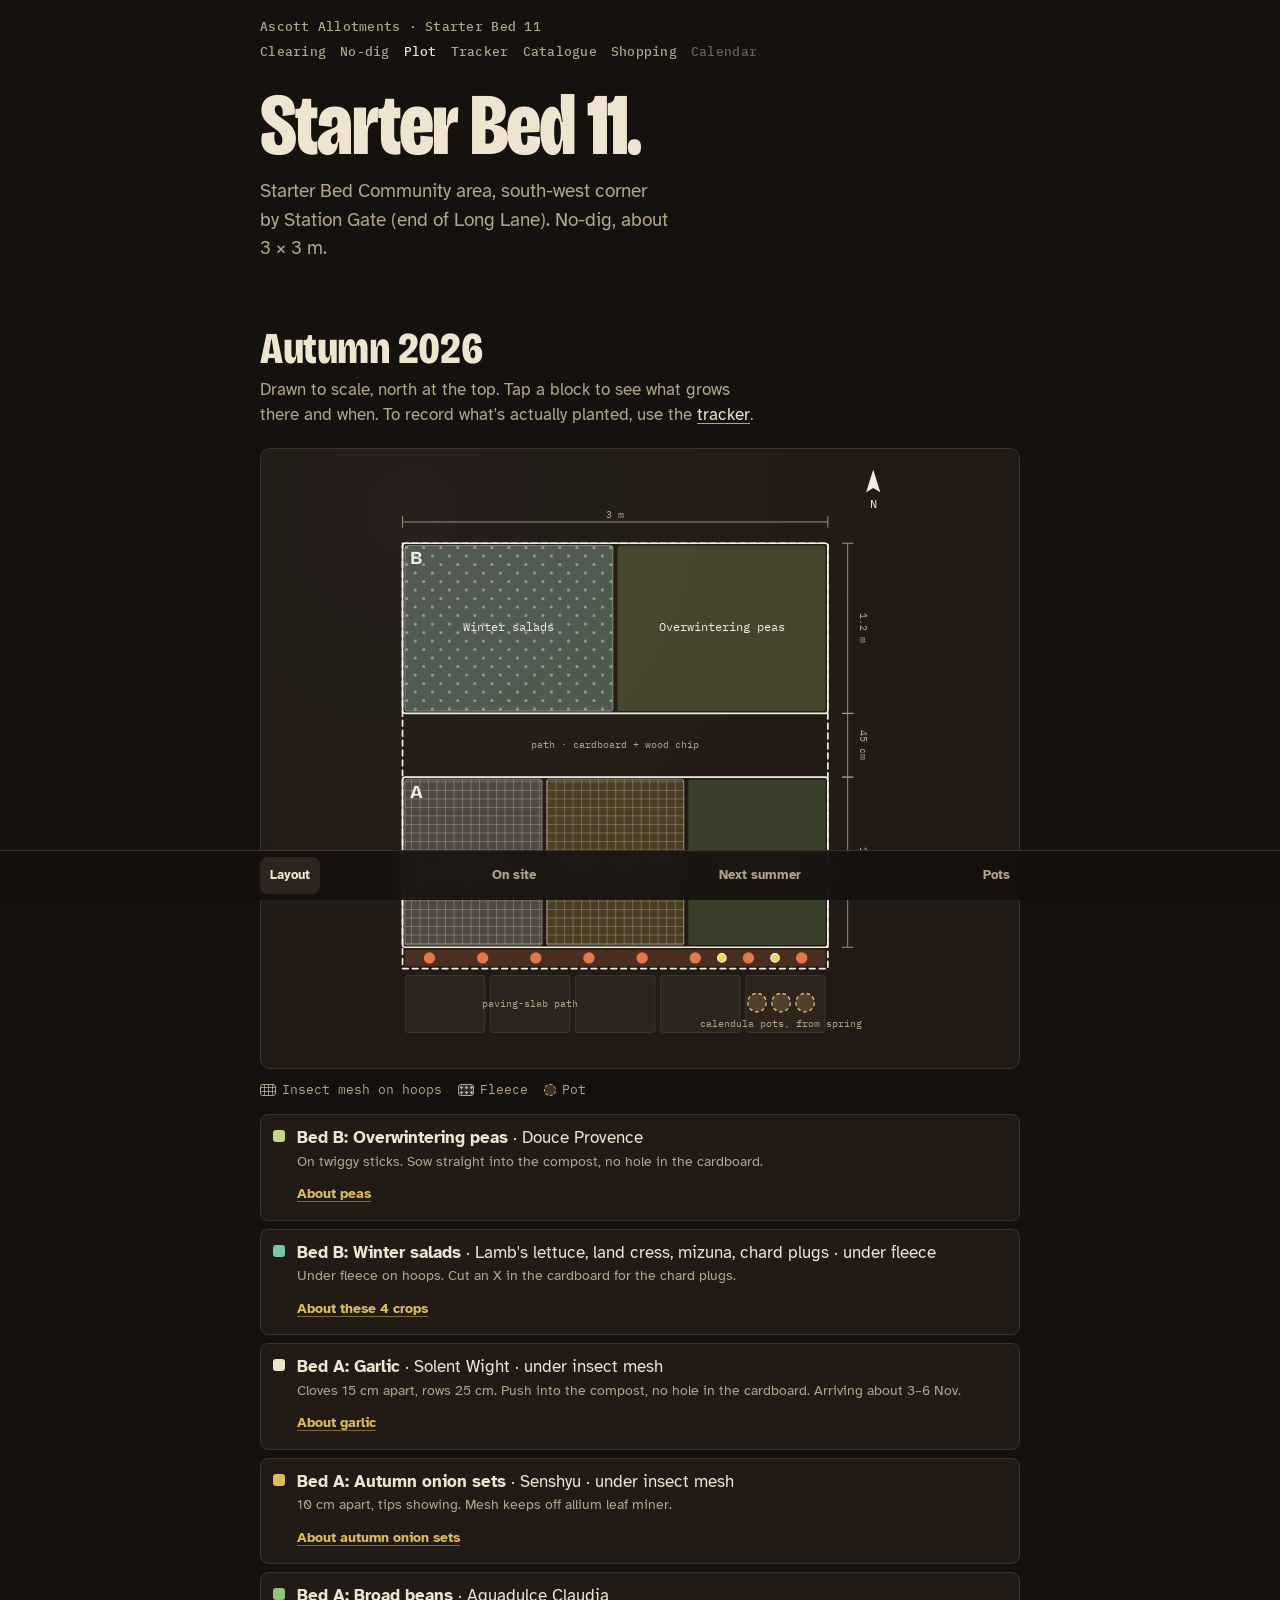
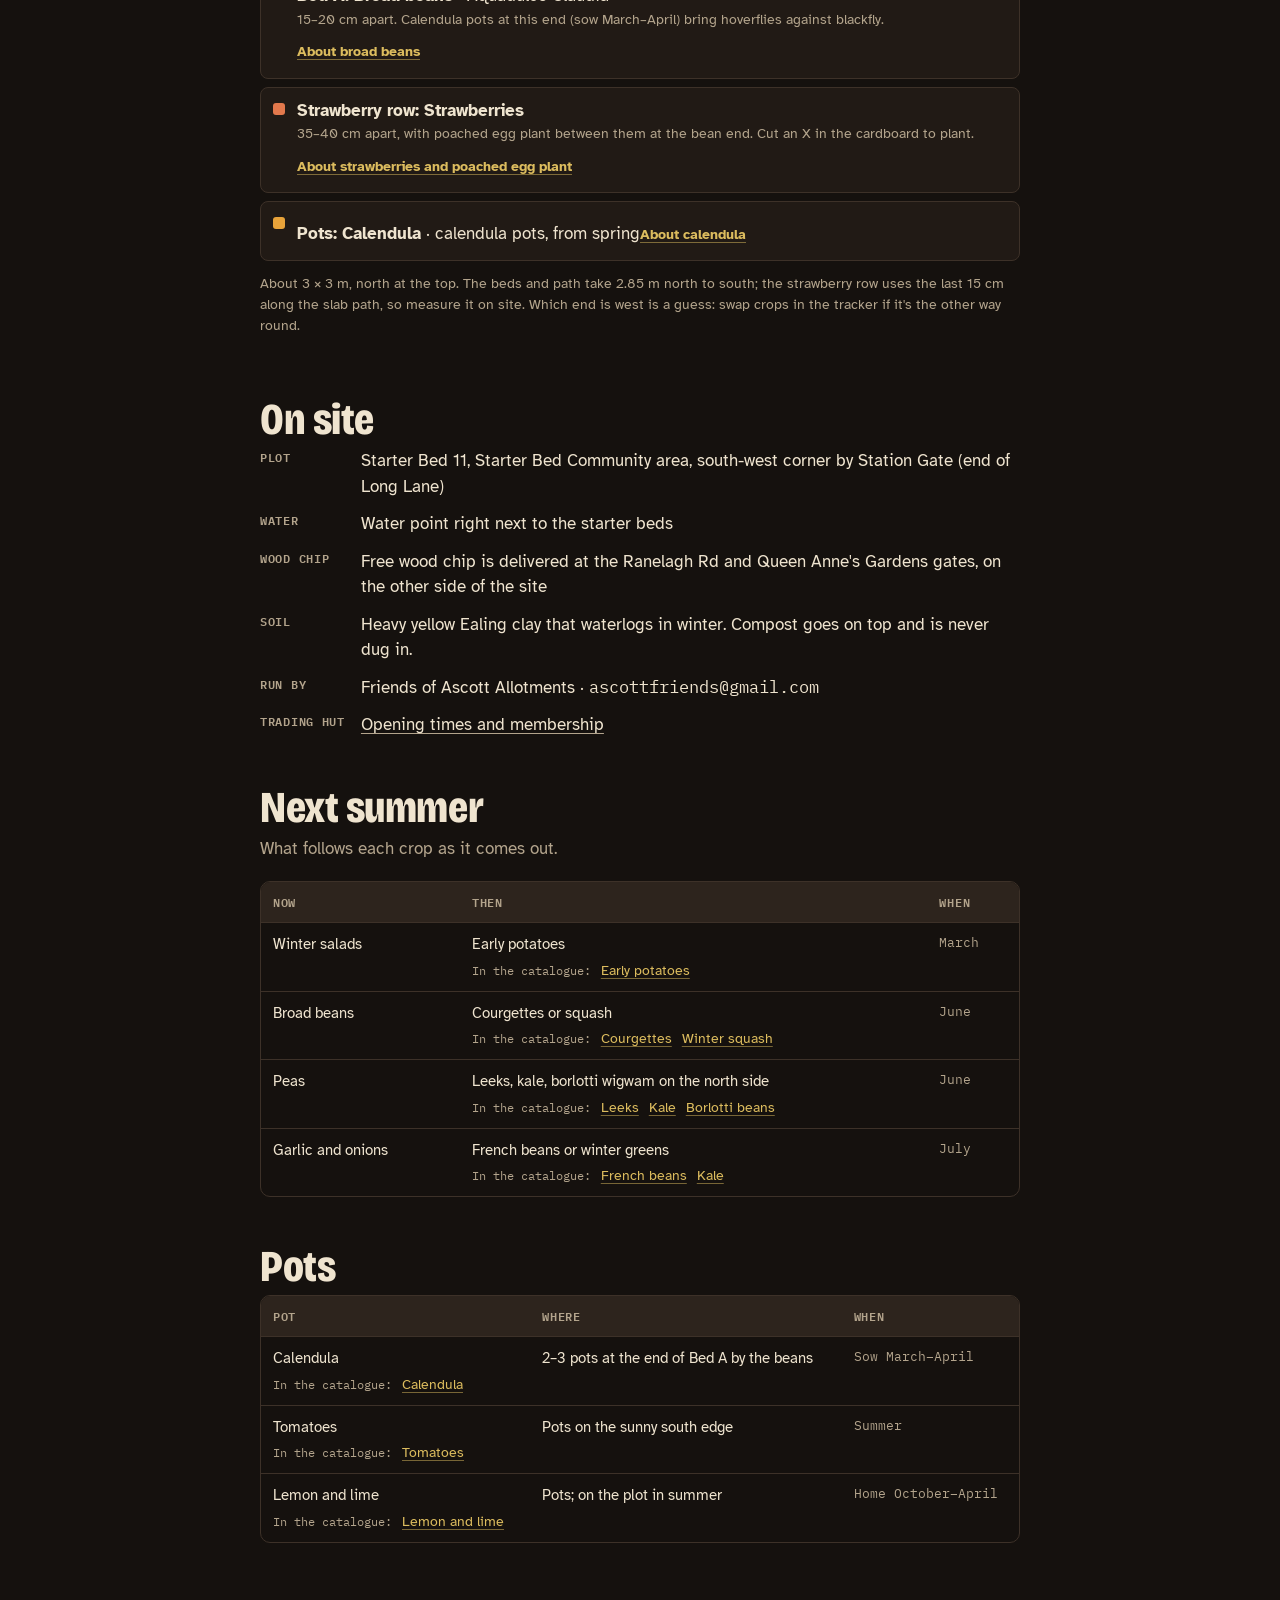
<file: plot.html>
<!doctype html>
<html lang="en-GB">
<head>
  <meta charset="utf-8">
  <meta name="viewport" content="width=device-width, initial-scale=1, viewport-fit=cover">
  <meta name="theme-color" content="#15110e">
  <title>The plot · Ascott Allotments</title>
  <link rel="preconnect" href="https://fonts.googleapis.com">
  <link rel="preconnect" href="https://fonts.gstatic.com" crossorigin>
  <link rel="stylesheet" href="https://fonts.googleapis.com/css2?family=Atkinson+Hyperlegible:ital,wght@0,400;0,700;1,400&family=Bricolage+Grotesque:opsz,wdth,wght@12..96,75..100,500..800&family=IBM+Plex+Mono:wght@400;500;600&display=swap">
  <link rel="stylesheet" href="css/site.css">
</head>
<body>
<div class="wrap">
  <header class="mast">
    <div class="mast-top">
      <span>Ascott Allotments · Starter Bed 11</span>
      <nav aria-label="Pages">
        <a href="index.html">Clearing</a>
        <a href="nodig.html">No-dig</a>
        <a href="plot.html" aria-current="page">Plot</a>
        <a href="tracker.html">Tracker</a>
        <a href="catalog.html">Catalogue</a>
        <a href="shopping.html">Shopping</a>
        <a href="calendar.html" class="soon">Calendar</a>
      </nav>
    </div>
    <h1>Starter Bed 11.</h1>
    <p class="lede" id="where-lede"></p>
  </header>

  <main>
    <section id="layout" aria-labelledby="layout-h">
      <h2 id="layout-h">Autumn 2026</h2>
      <p class="sub">Drawn to scale, north at the top. Tap a block to see what grows there and when. To record what's actually planted, use the <a href="tracker.html">tracker</a>.</p>
      <div class="plan-wrap"><svg id="plan-svg" class="plan" role="group" aria-labelledby="layout-h"></svg></div>
      <div class="plan-legend" aria-label="Key">
        <span><i class="lg mesh"></i>Insect mesh on hoops</span>
        <span><i class="lg fleece"></i>Fleece</span>
        <span><i class="lg pot"></i>Pot</span>
      </div>
      <div class="plan-key" id="plan-key"></div>
      <p class="plan-note" id="plan-note"></p>
    </section>

    <section id="where" aria-labelledby="where-h">
      <h2 id="where-h">On site</h2>
      <dl class="facts-list" id="site-facts"></dl>
    </section>

    <section id="next" aria-labelledby="next-h">
      <h2 id="next-h">Next summer</h2>
      <p class="sub">What follows each crop as it comes out.</p>
      <div class="table-wrap"><table class="plain" id="succession"></table></div>
    </section>

    <section id="pots" aria-labelledby="pots-h">
      <h2 id="pots-h">Pots</h2>
      <div class="table-wrap"><table class="plain" id="pot-table"></table></div>
    </section>
  </main>
</div>

<nav class="bar" aria-label="Sections">
  <ul>
    <li><a href="#layout">Layout</a></li>
    <li><a href="#where">On site</a></li>
    <li><a href="#next">Next summer</a></li>
    <li><a href="#pots">Pots</a></li>
  </ul>
</nav>

<dialog class="sheet" id="crop-sheet" aria-labelledby="crop-sheet-title">
  <div class="sheet-head">
    <div>
      <h3 id="crop-sheet-title"></h3>
      <div class="latin" id="crop-sheet-sub"></div>
    </div>
    <button class="btn ghost small" type="button" data-close>Close</button>
  </div>
  <div id="crop-sheet-body"></div>
</dialog>

<script src="js/common.js"></script>
<script src="js/crops.js"></script>
<script src="js/plan.js"></script>
<script src="js/plot.js"></script>
</body>
</html>
</file>
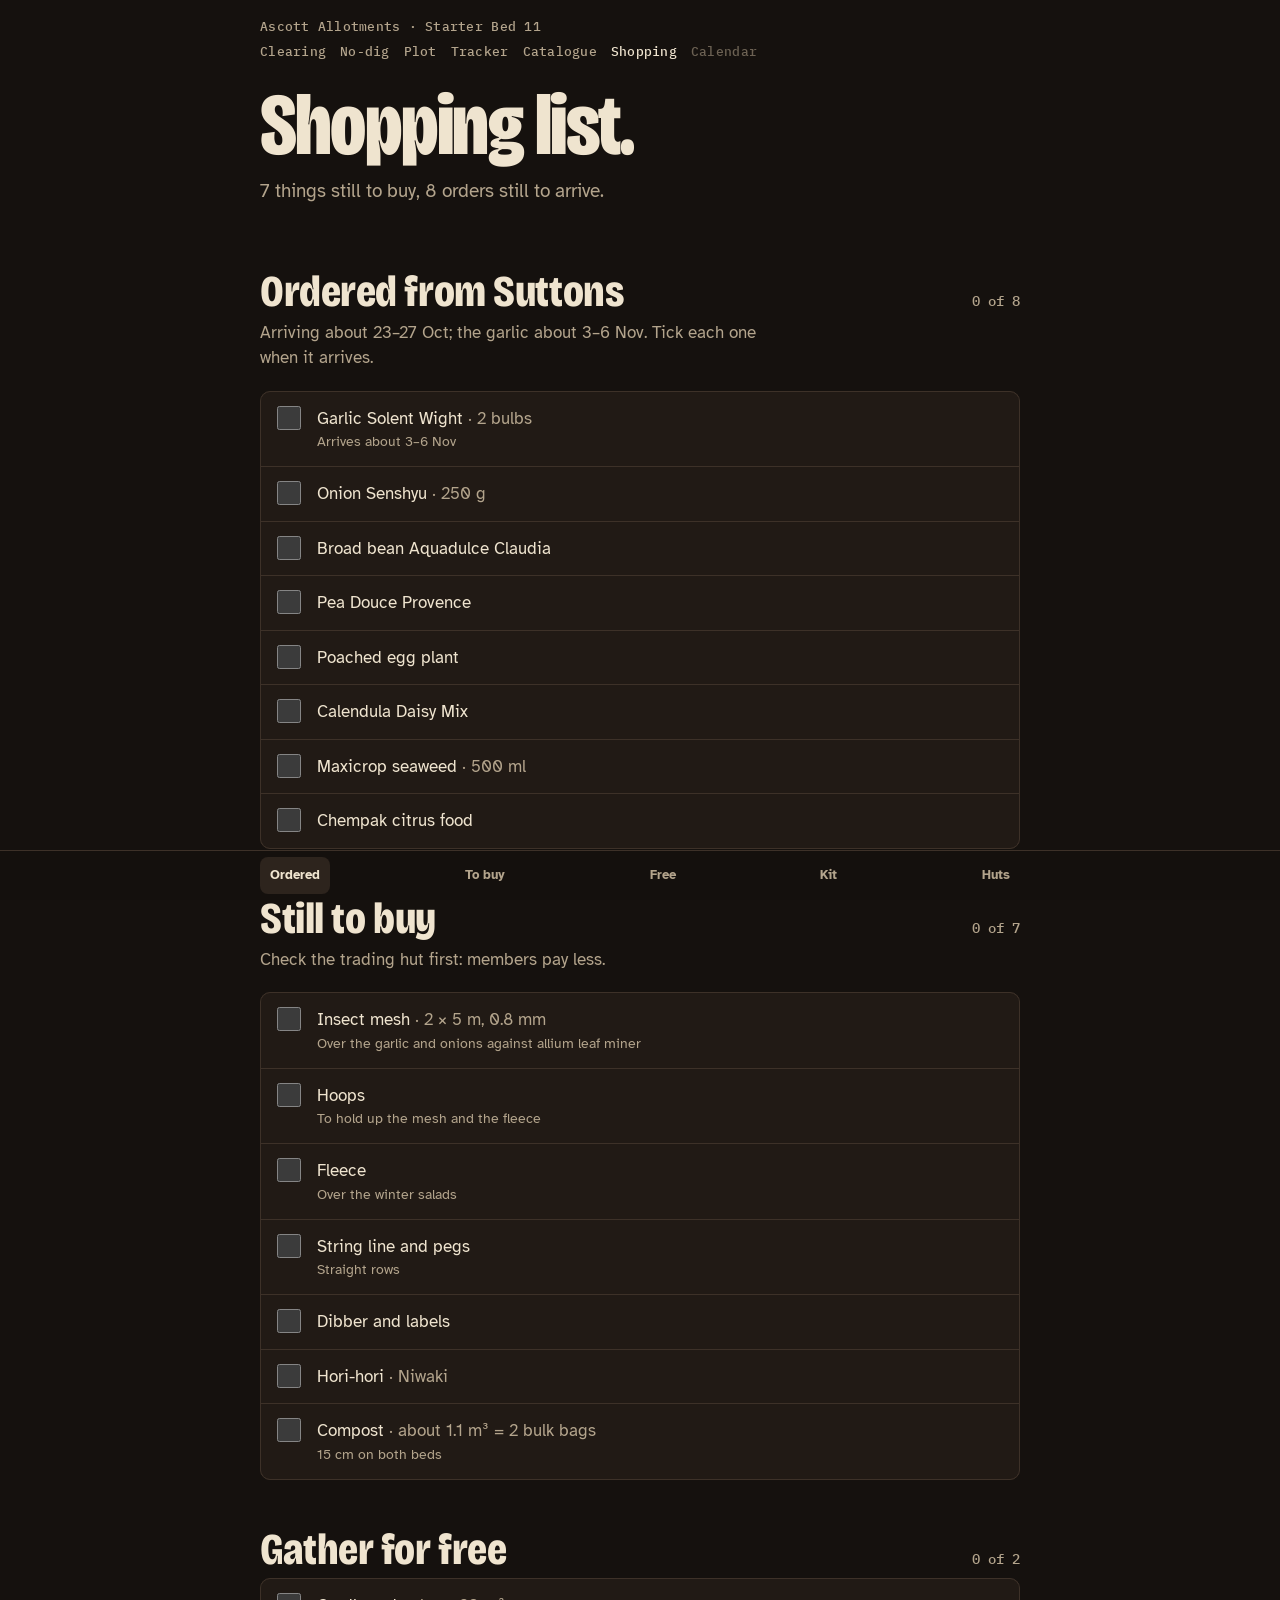
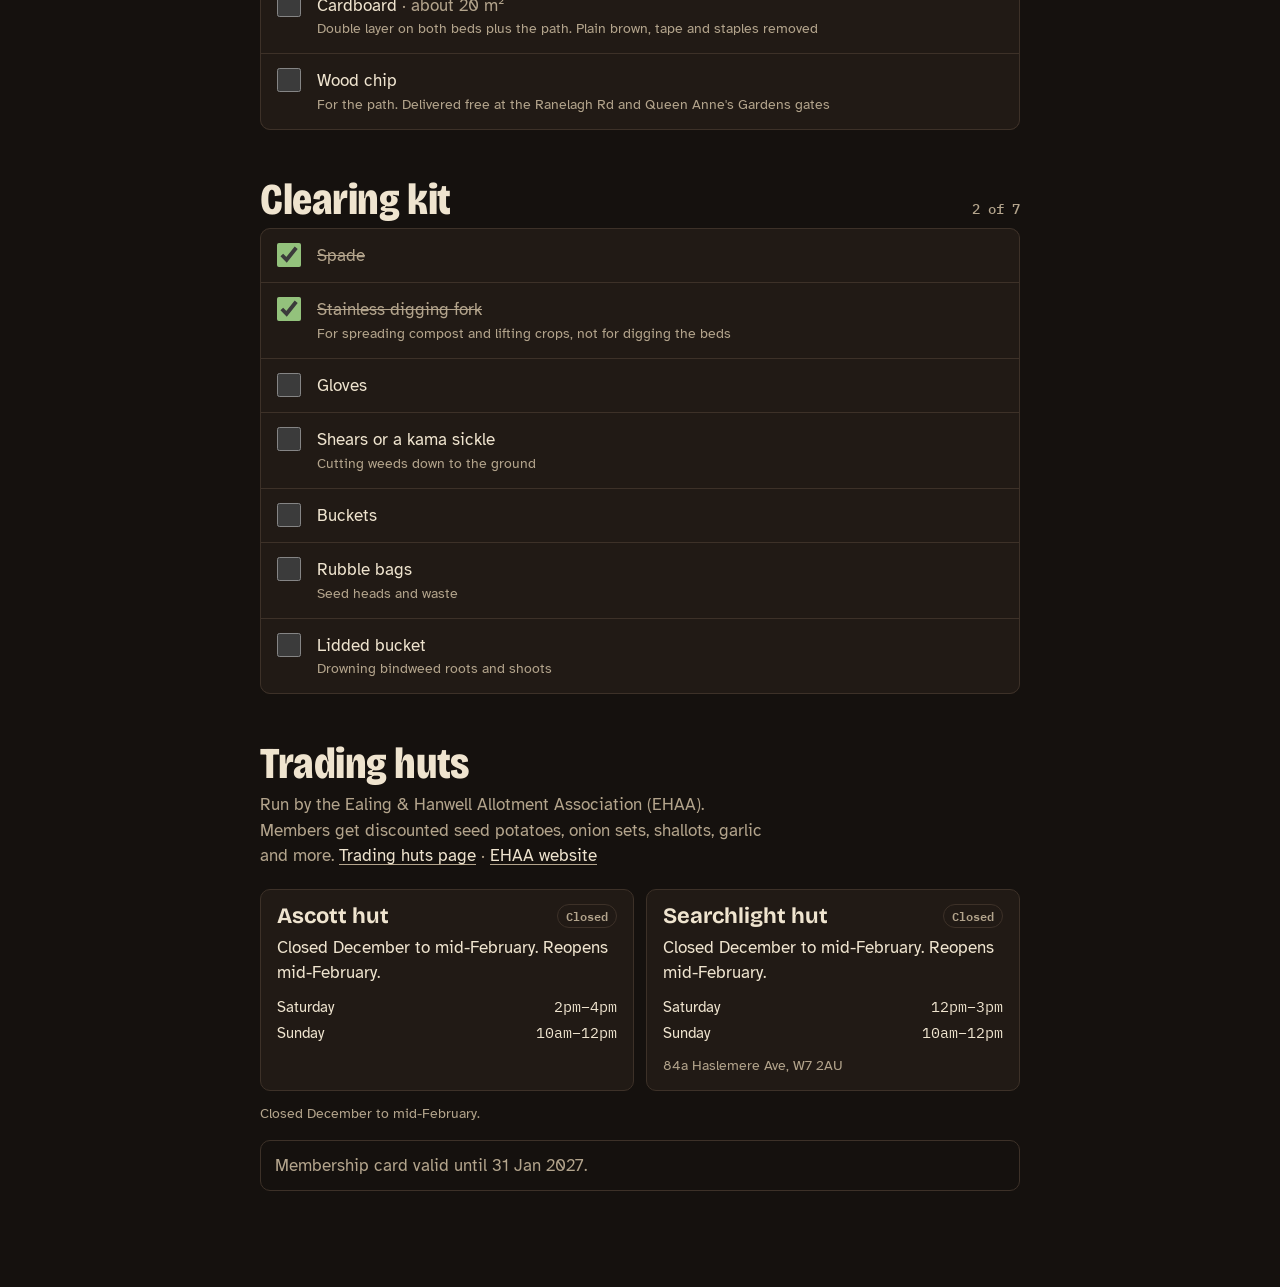
<file: shopping.html>
<!doctype html>
<html lang="en-GB">
<head>
  <meta charset="utf-8">
  <meta name="viewport" content="width=device-width, initial-scale=1, viewport-fit=cover">
  <meta name="theme-color" content="#15110e">
  <title>Shopping · Ascott Allotments</title>
  <link rel="preconnect" href="https://fonts.googleapis.com">
  <link rel="preconnect" href="https://fonts.gstatic.com" crossorigin>
  <link rel="stylesheet" href="https://fonts.googleapis.com/css2?family=Atkinson+Hyperlegible:ital,wght@0,400;0,700;1,400&family=Bricolage+Grotesque:opsz,wdth,wght@12..96,75..100,500..800&family=IBM+Plex+Mono:wght@400;500;600&display=swap">
  <link rel="stylesheet" href="css/site.css">
</head>
<body>
<div class="wrap">
  <header class="mast">
    <div class="mast-top">
      <span>Ascott Allotments · Starter Bed 11</span>
      <nav aria-label="Pages">
        <a href="index.html">Clearing</a>
        <a href="nodig.html">No-dig</a>
        <a href="plot.html">Plot</a>
        <a href="tracker.html">Tracker</a>
        <a href="catalog.html">Catalogue</a>
        <a href="shopping.html" aria-current="page">Shopping</a>
        <a href="calendar.html" class="soon">Calendar</a>
      </nav>
    </div>
    <h1>Shopping list.</h1>
    <p class="lede" id="progress"></p>
  </header>

  <main>
    <div id="groups"></div>

    <section id="huts" aria-labelledby="huts-h">
      <h2 id="huts-h">Trading huts</h2>
      <p class="sub" id="huts-org"></p>
      <div class="huts" id="hut-list"></div>
      <div class="member" id="member"></div>
    </section>
  </main>
</div>

<nav class="bar" aria-label="Sections">
  <ul id="bar-links"></ul>
</nav>

<script src="js/common.js"></script>
<script src="js/shopping.js"></script>
</body>
</html>
</file>
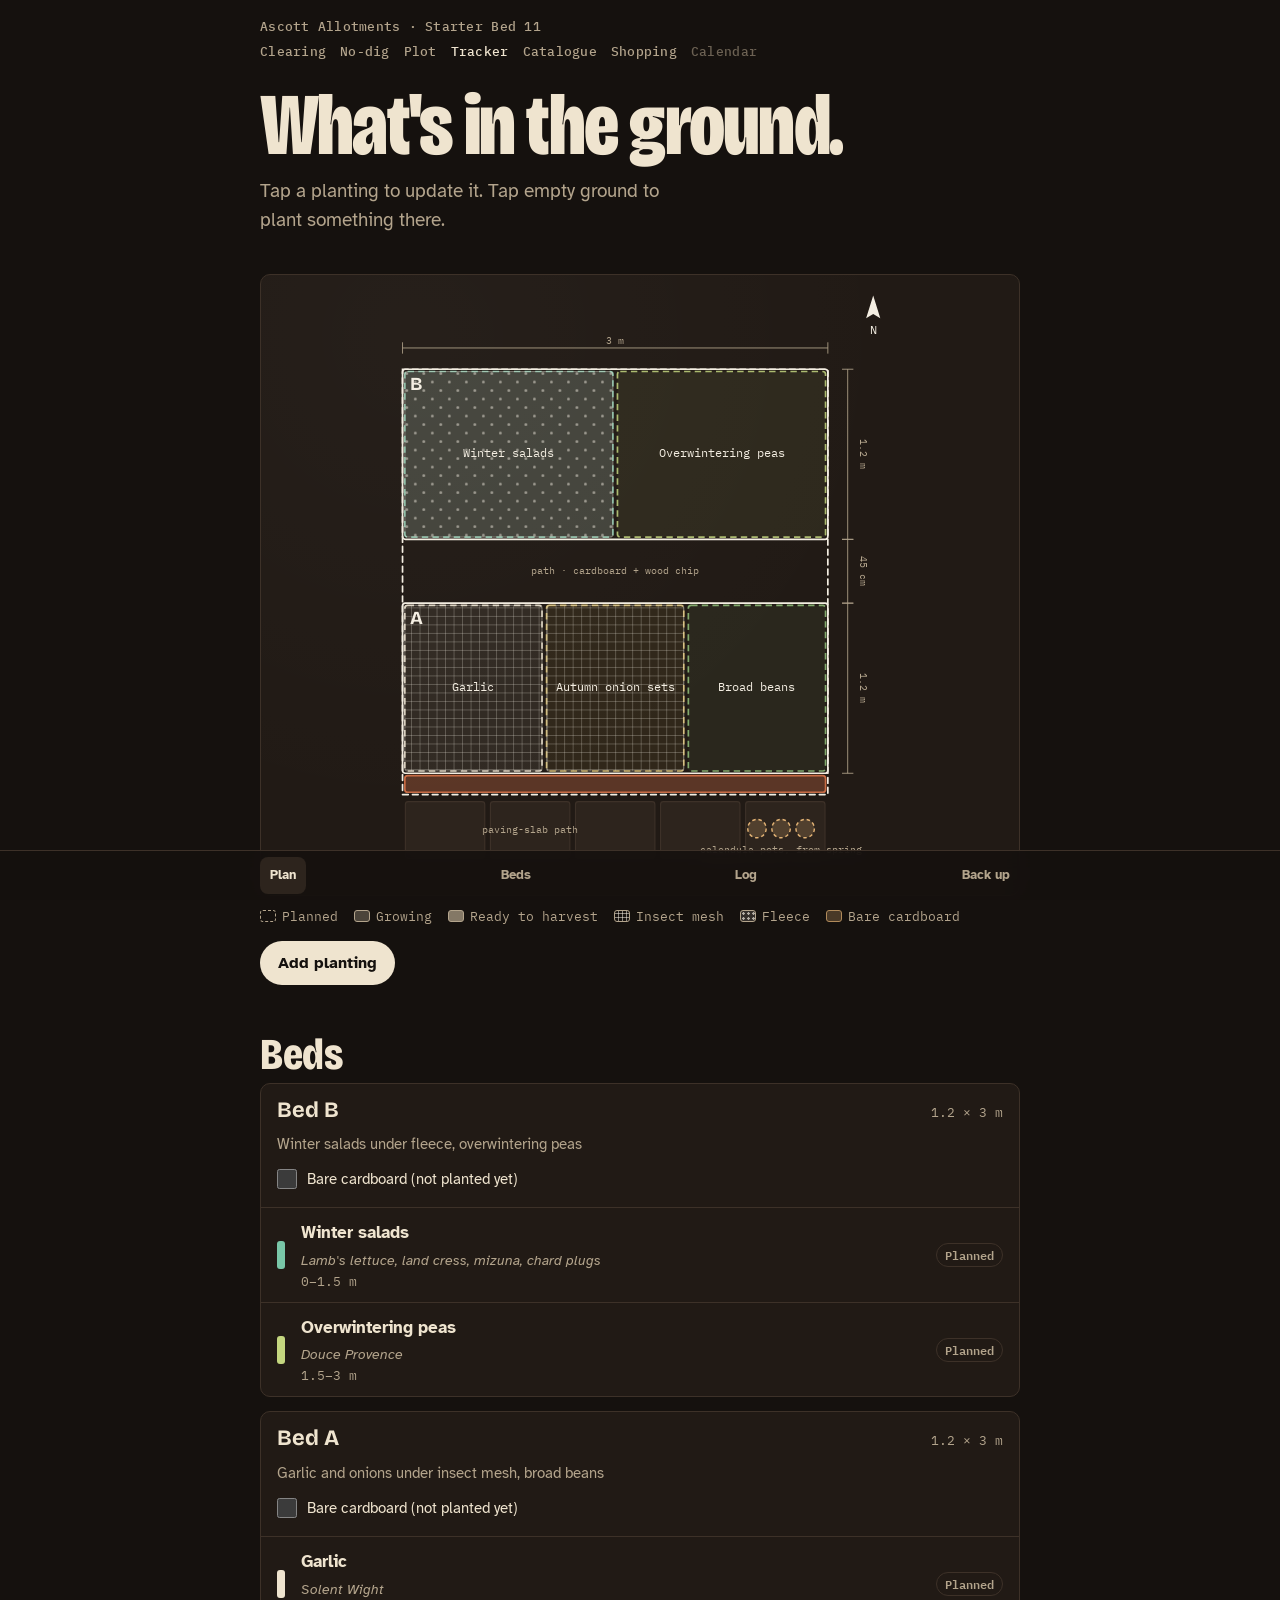
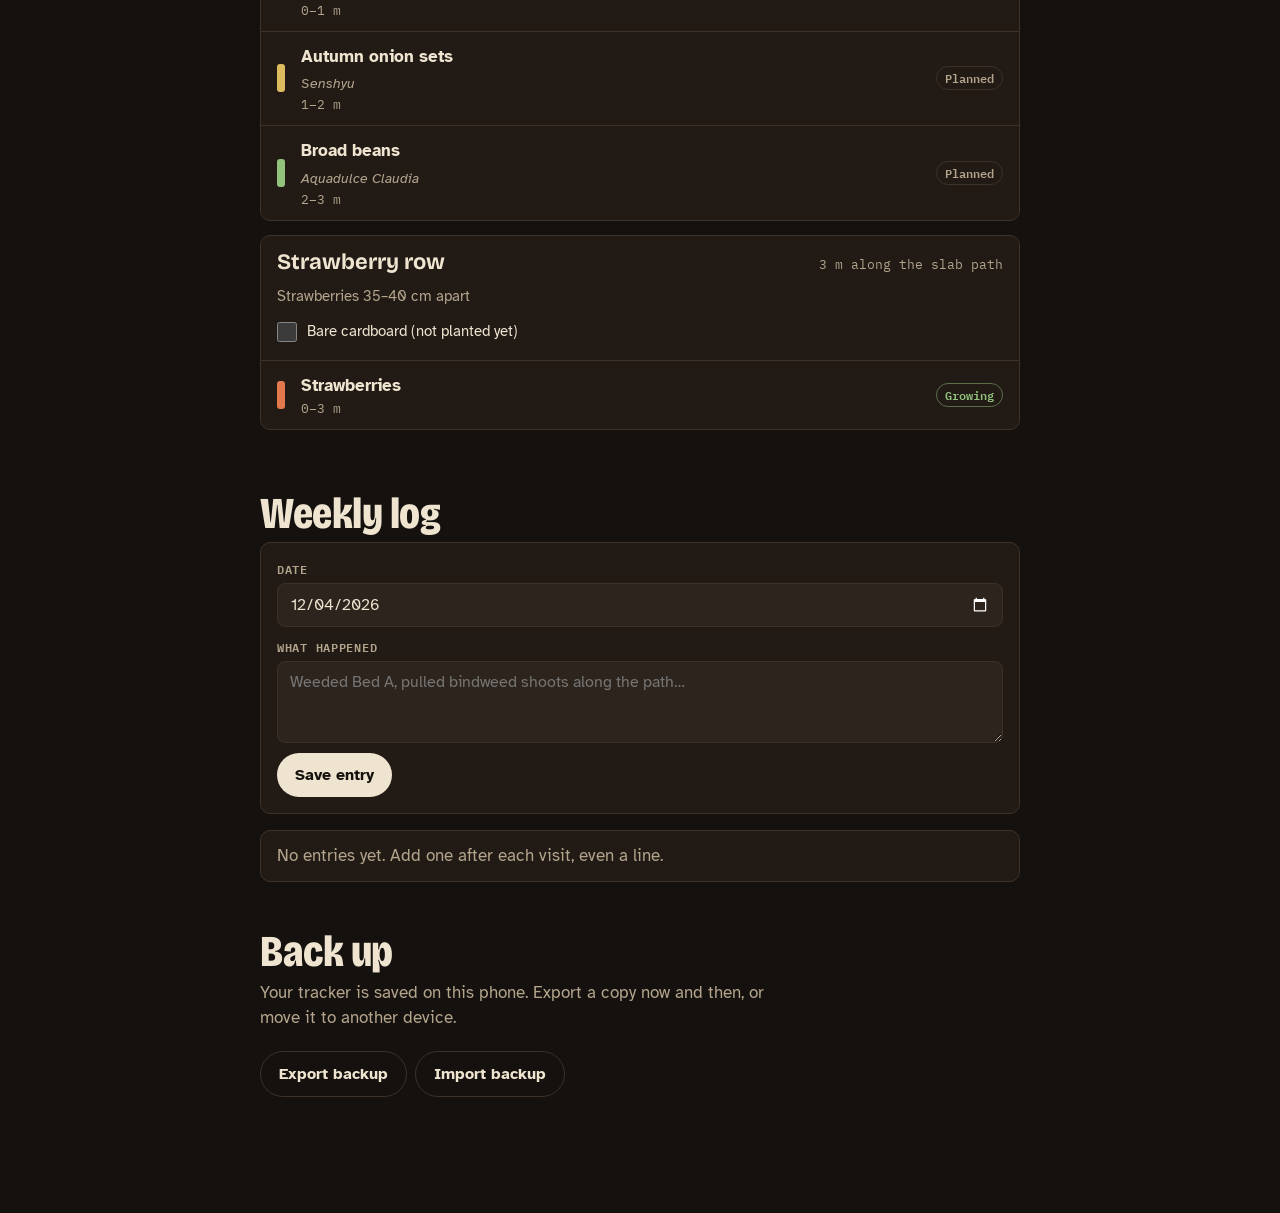
<file: tracker.html>
<!doctype html>
<html lang="en-GB">
<head>
  <meta charset="utf-8">
  <meta name="viewport" content="width=device-width, initial-scale=1, viewport-fit=cover">
  <meta name="theme-color" content="#15110e">
  <title>Plot tracker · Ascott Allotments</title>
  <link rel="preconnect" href="https://fonts.googleapis.com">
  <link rel="preconnect" href="https://fonts.gstatic.com" crossorigin>
  <link rel="stylesheet" href="https://fonts.googleapis.com/css2?family=Atkinson+Hyperlegible:ital,wght@0,400;0,700;1,400&family=Bricolage+Grotesque:opsz,wdth,wght@12..96,75..100,500..800&family=IBM+Plex+Mono:wght@400;500;600&display=swap">
  <link rel="stylesheet" href="css/site.css">
</head>
<body>
<div class="wrap">
  <header class="mast">
    <div class="mast-top">
      <span>Ascott Allotments · Starter Bed 11</span>
      <nav aria-label="Pages">
        <a href="index.html">Clearing</a>
        <a href="nodig.html">No-dig</a>
        <a href="plot.html">Plot</a>
        <a href="tracker.html" aria-current="page">Tracker</a>
        <a href="catalog.html">Catalogue</a>
        <a href="shopping.html">Shopping</a>
        <a href="calendar.html" class="soon">Calendar</a>
      </nav>
    </div>
    <h1>What's in the ground.</h1>
    <p class="lede">Tap a planting to update it. Tap empty ground to plant something there.</p>
  </header>

  <main>
    <section id="plan" aria-labelledby="plan-h">
      <h2 id="plan-h" class="visually-hidden">Plot plan</h2>
      <div class="plan-wrap"><svg id="plan-svg" class="plan tracker-plan" role="group" aria-labelledby="plan-h"></svg></div>
      <div class="plan-legend" aria-label="Key">
        <span><i class="lg planned"></i>Planned</span>
        <span><i class="lg growing"></i>Growing</span>
        <span><i class="lg ready"></i>Ready to harvest</span>
        <span><i class="lg mesh"></i>Insect mesh</span>
        <span><i class="lg fleece"></i>Fleece</span>
        <span><i class="lg covered"></i>Bare cardboard</span>
      </div>
      <button class="btn" type="button" id="add-btn">Add planting</button>
    </section>

    <section id="beds" aria-labelledby="beds-h">
      <h2 id="beds-h">Beds</h2>
      <div id="bed-list"></div>
    </section>

    <section id="log" aria-labelledby="log-h">
      <h2 id="log-h">Weekly log</h2>
      <form class="form" id="log-form">
        <div class="grid">
          <label>Date <input type="date" name="date" required></label>
        </div>
        <label>What happened <textarea name="text" rows="3" required placeholder="Weeded Bed A, pulled bindweed shoots along the path…"></textarea></label>
        <div class="actions"><button class="btn" type="submit">Save entry</button></div>
      </form>
      <ul class="log" id="log-list"></ul>
    </section>

    <section id="data" aria-labelledby="data-h">
      <h2 id="data-h">Back up</h2>
      <p class="sub">Your tracker is saved on this phone. Export a copy now and then, or move it to another device.</p>
      <div class="actions">
        <button class="btn ghost" type="button" id="export">Export backup</button>
        <label class="btn ghost" for="import">Import backup</label>
        <input type="file" id="import" accept="application/json" hidden>
      </div>
      <p class="sub" id="data-msg" role="status"></p>
    </section>
  </main>
</div>

<dialog class="sheet" id="sheet" aria-labelledby="sheet-title">
  <div class="sheet-head">
    <div>
      <h3 id="sheet-title"></h3>
      <div class="latin" id="sheet-sub"></div>
    </div>
    <button class="btn ghost small" type="button" data-close>Close</button>
  </div>

  <div id="sheet-view">
    <div class="strip" id="view-strip"></div>
    <dl class="facts" id="view-facts"></dl>
    <p class="view-note" id="view-note"></p>
    <p class="cat-links" id="view-about"></p>
    <div class="actions">
      <button class="btn" type="button" id="view-edit">Edit</button>
      <button class="btn ghost" type="button" id="view-log">Add to log</button>
      <button class="btn ghost danger" type="button" id="view-remove">Remove</button>
    </div>
  </div>

  <form id="sheet-form" class="sheet-form" novalidate>
    <label>Crop <input type="text" name="crop" required autocomplete="off" placeholder="e.g. Garlic" list="crop-names"></label>
    <datalist id="crop-names"></datalist>
    <p class="field-error" id="crop-error" hidden>Give the planting a name.</p>
    <label>Variety <input type="text" name="variety" autocomplete="off" placeholder="optional"></label>
    <fieldset class="where">
      <legend>Where</legend>
      <div class="grid">
        <label>Bed <select name="bed" id="f-bed"></select></label>
        <label>From <select name="from" id="f-from"></select></label>
        <label>To <select name="to" id="f-to"></select></label>
      </div>
      <div class="strip" id="form-strip"></div>
      <p class="hint" id="form-overlap" hidden></p>
    </fieldset>
    <div class="grid date-grid">
      <label>Sown <input type="date" name="sown"></label>
      <label>Planted out <input type="date" name="planted"></label>
      <label>Harvest from <input type="month" name="harvest"></label>
    </div>
    <label>Cover <select name="cover"><option value="">None</option><option value="mesh">Insect mesh</option><option value="fleece">Fleece</option></select></label>
    <label>Note <input type="text" name="note" autocomplete="off" placeholder="spacing, variety notes…"></label>
    <div class="actions">
      <button class="btn" type="submit" id="form-save">Save</button>
      <button class="btn ghost" type="button" id="form-cancel">Cancel</button>
    </div>
  </form>
</dialog>

<nav class="bar" aria-label="Sections">
  <ul>
    <li><a href="#plan">Plan</a></li>
    <li><a href="#beds">Beds</a></li>
    <li><a href="#log">Log</a></li>
    <li><a href="#data">Back up</a></li>
  </ul>
</nav>

<script src="js/common.js"></script>
<script src="js/crops.js"></script>
<script src="js/plan.js"></script>
<script src="js/tracker.js"></script>
</body>
</html>
</file>
<file: css/site.css>
/* Ascott Allotments — dark, phone-first. Colours are taken from the plot:
   peat and loam for ground, straw for text, chalk for the drawn plan,
   and one colour per weed verdict. */
:root {
  --peat: #15110e;
  --loam: #211a15;
  --loam-2: #2d241d;
  --edge: #3d3128;
  --straw: #efe4cf;
  --straw-dim: #b3a48c;
  --chalk: #f4eee2;

  --annual: #dcbc5e;   /* easy: dies in winter */
  --check: #c3a0dc;    /* bindweed-flower lilac */
  --problem: #e2784c;  /* rust */
  --keep: #93c27c;     /* leaf */

  --display: "Bricolage Grotesque", "Avenir Next Condensed", "Arial Narrow", system-ui, sans-serif;
  --body: "Atkinson Hyperlegible", "Verdana", system-ui, sans-serif;
  --mono: "IBM Plex Mono", ui-monospace, "SF Mono", Menlo, monospace;

  --gutter: clamp(16px, 4vw, 32px);
  --radius: 10px;
  color-scheme: dark;
}

* { box-sizing: border-box; }
html { -webkit-text-size-adjust: 100%; scroll-padding-top: 16px; scroll-padding-bottom: 96px; }
body {
  margin: 0;
  background: var(--peat);
  color: var(--straw);
  font: 17px/1.5 var(--body);
  padding: 0 var(--gutter) calc(96px + env(safe-area-inset-bottom, 0px));
}
img { max-width: 100%; display: block; }
a { color: var(--straw); text-underline-offset: 3px; text-decoration-color: var(--straw-dim); }
a:hover { text-decoration-color: var(--straw); }
:focus-visible { outline: 2px solid var(--annual); outline-offset: 3px; border-radius: 4px; }
.wrap { max-width: 760px; margin: 0 auto; }

/* ---------- Masthead ---------- */
.mast { padding-block: calc(20px + env(safe-area-inset-top, 0px)) 8px; }
.mast-top {
  display: flex; justify-content: space-between; align-items: baseline; gap: 12px; flex-wrap: wrap;
  font: 500 13px/1 var(--mono); color: var(--straw-dim); letter-spacing: .02em;
}
.mast-top nav { display: flex; gap: 16px; }
.mast-top nav a { text-decoration: none; color: var(--straw-dim); }
.mast-top nav a[aria-current="page"] { color: var(--straw); }
.mast-top nav .soon { opacity: .55; }
h1 {
  font: 800 clamp(44px, 13vw, 88px)/.9 var(--display);
  font-stretch: 75%;
  letter-spacing: -.02em;
  margin: 28px 0 12px;
}
.lede { font-size: 19px; color: var(--straw-dim); margin: 0 0 8px; max-width: 34ch; }
.lede strong { color: var(--straw); font-weight: 700; }

/* ---------- Sections ---------- */
section { padding-top: 48px; }
h2 {
  font: 800 clamp(30px, 8vw, 44px)/1 var(--display);
  font-stretch: 80%;
  letter-spacing: -.01em;
  margin: 0 0 6px;
}
.sub { color: var(--straw-dim); margin: 0 0 20px; max-width: 46ch; }
h3 { font: 700 22px/1.15 var(--display); margin: 0; }
.mono { font-family: var(--mono); }

/* ---------- Weed guide ---------- */
.group { margin: 28px 0 0; }
.group-head { display: flex; align-items: center; gap: 10px; margin-bottom: 4px; }
.group-head h3 { font-size: 20px; }
.swatch { width: 12px; height: 12px; border-radius: 50%; flex: none; background: var(--c); }
.group-blurb { color: var(--straw-dim); margin: 0 0 14px; font-size: 15px; }
[data-group="easy"] { --c: var(--annual); }
[data-group="check"] { --c: var(--check); }
[data-group="problem"] { --c: var(--problem); }
[data-group="keep"] { --c: var(--keep); }

.cards { display: grid; gap: 12px; grid-template-columns: repeat(auto-fill, minmax(min(100%, 300px), 1fr)); }
.pair { grid-template-columns: repeat(auto-fit, minmax(min(100%, 300px), 1fr)); }
.card {
  background: var(--loam);
  border: 1px solid var(--edge);
  border-top: 3px solid var(--c);
  border-radius: var(--radius);
  overflow: hidden;
  display: flex; flex-direction: column;
}
.card figure { margin: 0; position: relative; background: var(--loam-2); aspect-ratio: 4 / 3; overflow: hidden; }
.card figure img { position: absolute; inset: 0; width: 100%; height: 100%; object-fit: cover; }
.card figure.nophoto { display: grid; place-items: center; color: var(--straw-dim); font: 13px var(--mono); padding: 16px; text-align: center; }
.card figcaption {
  position: absolute; left: 0; right: 0; bottom: 0;
  font: 11px/1.3 var(--mono); color: #e9e1d2;
  padding: 18px 10px 6px;
  background: linear-gradient(transparent, rgba(10, 8, 6, .82));
}
.card figcaption a { color: inherit; }
.card-body { padding: 14px 16px 16px; display: grid; gap: 10px; }
.card-title { display: flex; justify-content: space-between; align-items: start; gap: 8px; }
.latin { font-style: italic; color: var(--straw-dim); font-size: 14px; margin-top: 2px; }
.tags { display: flex; flex-wrap: wrap; gap: 6px; }
.tag {
  font: 500 12px/1 var(--mono); padding: 5px 8px; border-radius: 99px;
  border: 1px solid var(--edge); color: var(--straw-dim); white-space: nowrap;
}
.tag.life { color: var(--c); border-color: color-mix(in srgb, var(--c) 45%, transparent); }
.tag.verify { color: var(--peat); background: var(--check); border-color: var(--check); font-weight: 600; }
.effort { display: inline-flex; gap: 3px; align-items: center; }
.effort i { width: 7px; height: 7px; border-radius: 2px; background: var(--edge); }
.effort i.on { background: var(--c); }
.card dl { margin: 0; display: grid; gap: 8px; font-size: 15px; }
.card dt { font: 600 11px/1 var(--mono); text-transform: uppercase; letter-spacing: .08em; color: var(--straw-dim); margin-bottom: 3px; }
.card dd { margin: 0; }

/* Remove / keep verdicts */
.verdicts { display: grid; gap: 10px; grid-template-columns: repeat(auto-fit, minmax(min(100%, 260px), 1fr)); margin: 8px 0 8px; }
.verdict-box { border-radius: var(--radius); padding: 14px 16px; border: 1px solid; }
.verdict-box.remove { --v: var(--problem); }
.verdict-box.keep { --v: var(--keep); }
.verdict-box { border-color: color-mix(in srgb, var(--v) 55%, transparent); background: color-mix(in srgb, var(--v) 10%, var(--loam)); }
.verdict-head { font: 14px var(--mono); color: var(--straw-dim); margin-bottom: 10px; }
.verdict-head b { font: 800 26px/1 var(--display); color: var(--v); margin-right: 6px; text-transform: uppercase; letter-spacing: .02em; }
.chips { display: flex; flex-wrap: wrap; gap: 6px; }
.chip { font-size: 14px; text-decoration: none; padding: 6px 10px; border-radius: 99px; background: var(--loam-2); border: 1px solid var(--edge); }
.chip:hover { border-color: var(--v); }
.verdict-strip {
  font: 800 15px/1 var(--display); letter-spacing: .14em; text-transform: uppercase;
  padding: 9px 16px; color: var(--peat);
}
.verdict-strip.remove { background: var(--problem); }
.verdict-strip.keep { background: var(--keep); }
.card.remove, .card.keep { border-top-width: 1px; }

/* ---------- Plot plan (the drawn bit) ---------- */
.plan-wrap {
  background:
    radial-gradient(circle at 20% 10%, rgba(255, 255, 255, .025), transparent 60%),
    var(--loam);
  border: 1px solid var(--edge);
  border-radius: var(--radius);
  padding: 12px;
  overflow-x: auto;
}
.plan { width: 100%; height: auto; max-width: 560px; margin: 0 auto; display: block; min-width: 300px; }
.plan .chalk { fill: none; stroke: var(--chalk); stroke-width: .012; stroke-linecap: round; }
.plan .dim { stroke: var(--straw-dim); stroke-width: .006; fill: none; }
.plan text { fill: var(--chalk); font-family: var(--mono); }
.plan .lbl { font-size: .085px; }
.plan .lbl-big { font: 700 .13px var(--display); }
.plan .lbl-dim { font-size: .07px; fill: var(--straw-dim); }
.plan .crop { cursor: pointer; }
.plan .crop rect { transition: fill-opacity .15s; }
.plan .crop:hover rect, .plan .crop:focus-visible rect, .plan .crop[aria-pressed="true"] rect { fill-opacity: .42; }
.plan .crop:focus { outline: none; }
.plan-key { display: grid; gap: 8px; margin-top: 14px; }
.plan-key .row { display: grid; grid-template-columns: 14px 1fr; gap: 10px; align-items: start; padding: 10px 12px; border-radius: 8px; background: var(--loam); border: 1px solid var(--edge); }
.plan-key .row.active { border-color: var(--chalk); }
.plan-key .row .swatch { margin-top: 5px; border-radius: 3px; }
.plan-key b { font-weight: 700; }
.plan-key small { display: block; color: var(--straw-dim); font-size: 14px; }

/* ---------- Tools ---------- */
.checklist { list-style: none; margin: 0; padding: 0; display: grid; gap: 1px; background: var(--edge); border: 1px solid var(--edge); border-radius: var(--radius); overflow: hidden; }
.checklist li { background: var(--loam); }
.checklist label { display: grid; grid-template-columns: 28px 1fr; gap: 12px; padding: 14px 16px; cursor: pointer; align-items: start; }
.checklist input { width: 24px; height: 24px; margin: 0; accent-color: var(--keep); }
.checklist .why { display: block; color: var(--straw-dim); font-size: 14px; }
.checklist input:checked + span .what { text-decoration: line-through; text-decoration-color: var(--straw-dim); color: var(--straw-dim); }
.count { font: 500 14px var(--mono); color: var(--straw-dim); }

/* ---------- Steps (a real sequence) ---------- */
.steps { list-style: none; counter-reset: step; margin: 0; padding: 0; display: grid; gap: 0; }
.steps li { counter-increment: step; display: grid; grid-template-columns: 44px 1fr; gap: 14px; position: relative; padding-bottom: 22px; }
.steps li::before {
  content: counter(step);
  width: 36px; height: 36px; border-radius: 50%;
  display: grid; place-items: center;
  font: 700 17px var(--display);
  background: var(--loam-2); border: 1px solid var(--edge);
}
.steps li:not(:last-child)::after { content: ""; position: absolute; left: 18px; top: 40px; bottom: 4px; width: 1px; background: var(--edge); }
.steps h3 { font-size: 19px; margin: 6px 0 4px; }
.steps p { margin: 0; color: var(--straw-dim); }

/* ---------- Rules ---------- */
.rules-start { display: flex; flex-wrap: wrap; gap: 10px; align-items: center; margin-bottom: 16px; }
input[type="date"], input[type="text"], input[type="month"], select, textarea {
  font: 16px var(--body); color: var(--straw); background: var(--loam-2);
  border: 1px solid var(--edge); border-radius: 8px; padding: 10px 12px; min-height: 44px;
}
textarea { width: 100%; resize: vertical; }
.milestones { display: grid; gap: 10px; grid-template-columns: repeat(3, 1fr); }
.milestone { background: var(--loam); border: 1px solid var(--edge); border-radius: var(--radius); padding: 14px; }
.milestone .pct { font: 800 34px/1 var(--display); }
.milestone .by { font: 13px var(--mono); color: var(--straw-dim); margin-top: 6px; }
.milestone.past .by { color: var(--problem); }
.notes { margin: 16px 0 0; padding-left: 20px; }
.notes li { margin-bottom: 6px; }

/* ---------- Photos ---------- */
.btn {
  font: 600 16px var(--body); color: var(--peat); background: var(--straw);
  border: 0; border-radius: 99px; padding: 12px 18px; min-height: 44px; cursor: pointer;
  display: inline-flex; align-items: center; gap: 8px;
}
.btn.ghost { background: transparent; color: var(--straw); border: 1px solid var(--edge); }
.btn.small { padding: 6px 12px; min-height: 36px; font-size: 14px; }
.compare { display: grid; grid-template-columns: 1fr 1fr; gap: 8px; margin: 16px 0; }
.compare figure, .shots figure { margin: 0; background: var(--loam); border: 1px solid var(--edge); border-radius: var(--radius); overflow: hidden; }
.compare img, .shots img { width: 100%; aspect-ratio: 3 / 4; object-fit: cover; }
.compare figcaption, .shots figcaption { font: 12px/1.3 var(--mono); color: var(--straw-dim); padding: 8px 10px; display: flex; justify-content: space-between; gap: 6px; }
.shots { display: grid; gap: 8px; grid-template-columns: repeat(auto-fill, minmax(140px, 1fr)); }
.shots button.del { background: none; border: 0; color: var(--straw-dim); cursor: pointer; font: inherit; padding: 0; }
.empty { border: 1px dashed var(--edge); border-radius: var(--radius); padding: 20px; color: var(--straw-dim); }

/* ---------- Bottom bar (thumb reach at the plot) ---------- */
.bar {
  position: fixed; left: 0; right: 0; bottom: 0; z-index: 10;
  background: color-mix(in srgb, var(--peat) 88%, transparent);
  backdrop-filter: blur(10px); -webkit-backdrop-filter: blur(10px);
  border-top: 1px solid var(--edge);
  padding: 6px 8px calc(6px + env(safe-area-inset-bottom, 0px));
}
.bar ul { list-style: none; margin: 0 auto; padding: 0; max-width: 760px; display: flex; justify-content: space-between; overflow-x: auto; }
.bar a {
  display: block; text-decoration: none; color: var(--straw-dim);
  font: 600 13px/1 var(--body); padding: 12px 10px; border-radius: 8px; white-space: nowrap;
}
.bar a.on { color: var(--straw); background: var(--loam-2); }

.foot { margin-top: 64px; color: var(--straw-dim); font-size: 13px; }
.foot details { margin-top: 8px; }
.foot summary { cursor: pointer; }
.foot ul { padding-left: 18px; }

/* ---------- Tracker ---------- */
.bed { background: var(--loam); border: 1px solid var(--edge); border-radius: var(--radius); margin-bottom: 14px; overflow: hidden; }
.bed-head { display: flex; justify-content: space-between; align-items: baseline; gap: 8px; padding: 14px 16px 10px; flex-wrap: wrap; }
.bed-head .meta { font: 13px var(--mono); color: var(--straw-dim); }
.planting { border-top: 1px solid var(--edge); padding: 12px 16px; display: grid; gap: 6px; }
.planting .top { display: flex; justify-content: space-between; gap: 8px; align-items: baseline; }
.dates { display: flex; flex-wrap: wrap; gap: 6px 14px; font: 13px var(--mono); color: var(--straw-dim); }
.dates b { color: var(--straw); font-weight: 500; }
.form { display: grid; gap: 10px; background: var(--loam); border: 1px solid var(--edge); border-radius: var(--radius); padding: 16px; }
.form .grid { display: grid; gap: 10px; grid-template-columns: repeat(auto-fit, minmax(140px, 1fr)); }
.form label { display: grid; gap: 4px; font: 600 12px var(--mono); color: var(--straw-dim); text-transform: uppercase; letter-spacing: .06em; }
.form label > * { text-transform: none; letter-spacing: 0; }
.form .actions { display: flex; gap: 8px; flex-wrap: wrap; }
.log { list-style: none; margin: 16px 0 0; padding: 0; display: grid; gap: 10px; }
.log li { background: var(--loam); border: 1px solid var(--edge); border-radius: var(--radius); padding: 12px 16px; }
.log .when { font: 13px var(--mono); color: var(--straw-dim); display: flex; justify-content: space-between; }
.log p { margin: 6px 0 0; white-space: pre-wrap; }

/* ---------- Tracker: interactive plan ---------- */
.visually-hidden { position: absolute; width: 1px; height: 1px; overflow: hidden; clip: rect(0 0 0 0); white-space: nowrap; }
#plan { padding-top: 24px; }
.tracker-plan .ground { fill: #ffffff; fill-opacity: 0; stroke: none; cursor: copy; pointer-events: fill; }
.tracker-plan .ground:hover, .tracker-plan .ground:focus-visible { fill-opacity: .05; outline: none; }
.tracker-plan .ground.covered { fill: #b08a5a; fill-opacity: .16; }
.tracker-plan .ground.covered:hover { fill-opacity: .24; }
.tracker-plan .lbl-soft { fill: var(--straw-dim); }
.tracker-plan .crop .hit { fill: transparent !important; stroke: none !important; }
.tracker-plan .crop rect.cover { fill-opacity: 1 !important; stroke: #f4eee2 !important; stroke-opacity: .35; stroke-width: .008 !important; stroke-dasharray: none !important; }
.tracker-plan .crop rect { fill-opacity: .3; stroke-width: .012; stroke-opacity: .85; }
.tracker-plan .crop.planned rect { fill-opacity: .08; stroke-dasharray: .045 .03; }
.tracker-plan .crop.ready rect { fill-opacity: .5; }
.tracker-plan .crop:hover rect { fill-opacity: .42; }
.tracker-plan .crop.planned:hover rect { fill-opacity: .18; }
.tracker-plan .crop[aria-pressed="true"] rect { stroke: var(--chalk); stroke-width: .03; stroke-dasharray: none; }
.tracker-plan .crop:focus-visible rect { stroke: var(--annual); stroke-width: .03; }
.plan-legend { display: flex; flex-wrap: wrap; gap: 8px 16px; margin: 12px 0 16px; font: 13px var(--mono); color: var(--straw-dim); }
.plan-legend span { display: inline-flex; align-items: center; gap: 6px; }
.lg { width: 16px; height: 12px; border-radius: 3px; border: 1.5px solid var(--straw-dim); display: inline-block; }
.lg.planned { border-style: dashed; }
.lg.growing { background: color-mix(in srgb, var(--straw-dim) 35%, transparent); }
.lg.ready { background: color-mix(in srgb, var(--straw-dim) 70%, transparent); }
.lg.covered { background: #b08a5a55; border-color: #b08a5a; }

.pill { font: 600 12px/1 var(--mono); padding: 5px 8px; border-radius: 99px; white-space: nowrap; border: 1px solid var(--edge); color: var(--straw-dim); }
.pill.growing { color: var(--keep); border-color: color-mix(in srgb, var(--keep) 50%, transparent); }
.pill.ready { color: var(--peat); background: var(--annual); border-color: var(--annual); }

.bed-note { color: var(--straw-dim); margin: 0 16px 8px; font-size: 15px; }
.cover-toggle { display: flex; align-items: center; gap: 10px; margin: 0 16px 12px; font-size: 15px; cursor: pointer; min-height: 32px; }
.cover-toggle input { width: 20px; height: 20px; accent-color: #b08a5a; margin: 0; }
.row-btn {
  width: 100%; text-align: left; font: inherit; color: inherit; background: none; border: 0;
  border-top: 1px solid var(--edge); cursor: pointer;
  display: grid; grid-template-columns: 12px 1fr auto; gap: 12px; align-items: center; min-height: 56px;
}
.row-btn:hover { background: var(--loam-2); }
.row-btn .swatch { border-radius: 3px; height: 28px; width: 8px; }
.row-main { display: grid; gap: 2px; }
.empty-bed { display: flex; justify-content: space-between; align-items: center; gap: 8px; color: var(--straw-dim); }
.actions { display: flex; gap: 8px; flex-wrap: wrap; }

/* Bottom sheet */
.sheet {
  position: fixed; inset: auto 0 0 0; margin: 0 auto; width: 100%; max-width: 640px;
  max-height: 88vh; max-height: 88dvh; overflow-y: auto; overscroll-behavior: contain;
  background: var(--loam); color: var(--straw);
  border: 1px solid var(--edge); border-bottom: 0; border-radius: 18px 18px 0 0;
  padding: 10px 20px calc(20px + env(safe-area-inset-bottom, 0px));
}
.sheet::backdrop { background: rgba(8, 6, 4, .62); }
.sheet::before { content: ""; display: block; width: 40px; height: 4px; border-radius: 4px; background: var(--edge); margin: 0 auto 12px; }
.sheet-head { display: flex; justify-content: space-between; align-items: start; gap: 12px; margin-bottom: 14px; }
.sheet-head h3 { font-size: 26px; font-stretch: 85%; }
.sheet .facts { display: grid; grid-template-columns: 1fr 1fr; gap: 12px; margin: 16px 0; }
.sheet .facts dt { font: 600 11px/1 var(--mono); text-transform: uppercase; letter-spacing: .08em; color: var(--straw-dim); margin-bottom: 4px; }
.sheet .facts dd { margin: 0; }
.view-note { margin: 0 0 16px; color: var(--straw-dim); }
.btn.danger.armed { background: var(--problem); color: var(--peat); border-color: var(--problem); }
@media (prefers-reduced-motion: no-preference) {
  .sheet[open] { animation: sheet-up .18s ease-out; }
  @keyframes sheet-up { from { transform: translateY(24px); opacity: 0; } }
}
.sheet-form { display: grid; gap: 12px; }
.sheet-form[hidden] { display: none; }
.sheet-form label, .sheet-form legend { display: grid; gap: 4px; font: 600 12px var(--mono); color: var(--straw-dim); text-transform: uppercase; letter-spacing: .06em; }
.sheet-form label > *, .sheet-form legend { text-transform: none; letter-spacing: 0; }
.sheet-form legend { text-transform: uppercase; letter-spacing: .06em; padding: 0; margin-bottom: 6px; }
.sheet-form input, .sheet-form select { width: 100%; }
.sheet-form .grid { display: grid; gap: 10px; grid-template-columns: repeat(auto-fit, minmax(96px, 1fr)); }
.sheet-form .date-grid { grid-template-columns: repeat(auto-fit, minmax(150px, 1fr)); }
.sheet-form input, .sheet-form select { min-width: 0; }
.where { border: 1px solid var(--edge); border-radius: var(--radius); padding: 12px; margin: 0; display: grid; gap: 10px; }
.field-error { color: var(--problem); margin: -6px 0 0; font-size: 14px; }
.hint { margin: 0; font-size: 14px; color: var(--annual); }

/* Bed strip: the bed laid flat, this planting highlighted */
.strip { margin: 4px 0 18px; }
.strip-bar { position: relative; height: 22px; border-radius: 6px; background: var(--loam-2); border: 1px solid var(--edge); overflow: hidden; }
.seg { position: absolute; top: 0; bottom: 0; background: color-mix(in srgb, var(--c) 30%, transparent); }
.seg.other { border-right: 1px solid var(--peat); }
.seg.this { background: var(--c); box-shadow: inset 0 0 0 2px var(--chalk); border-radius: 4px; }
.strip-ticks { position: relative; height: 16px; font: 11px var(--mono); color: var(--straw-dim); }
.tick { position: absolute; top: 4px; transform: translateX(-50%); white-space: nowrap; }
.tick:first-child { transform: none; }
.tick:last-child { transform: translateX(-100%); }

/* ---------- Plot page ---------- */
.plan-note { font-size: 14px; color: var(--straw-dim); margin-top: 12px; }
.plan .cover { stroke: #f4eee2; stroke-opacity: .35; stroke-width: .008; }
.lg.mesh { background: repeating-linear-gradient(0deg, transparent 0 3px, #f4eee288 3px 4px), repeating-linear-gradient(90deg, transparent 0 3px, #f4eee288 3px 4px); }
.lg.fleece { background: radial-gradient(circle, #f4eee2aa 1px, transparent 1.5px) 0 0 / 5px 5px, #f4eee222; }
.lg.pot { border-radius: 50%; width: 12px; border-style: dashed; border-color: #e3b375; background: #e3b37533; }
.facts-list { margin: 0; display: grid; grid-template-columns: minmax(84px, max-content) 1fr; gap: 12px 16px; }
.facts-list dt { font: 600 12px/1.6 var(--mono); text-transform: uppercase; letter-spacing: .06em; color: var(--straw-dim); }
.facts-list dd { margin: 0; }
.table-wrap { overflow-x: auto; border: 1px solid var(--edge); border-radius: var(--radius); }
table.plain { width: 100%; border-collapse: collapse; font-size: 15px; }
table.plain th { text-align: left; font: 600 12px var(--mono); text-transform: uppercase; letter-spacing: .06em; color: var(--straw-dim); background: var(--loam-2); }
table.plain th, table.plain td { padding: 10px 12px; border-bottom: 1px solid var(--edge); vertical-align: top; }
table.plain tr:last-child td { border-bottom: 0; }
table.plain td.mono { white-space: nowrap; color: var(--straw-dim); font-size: 13px; }
.lede a { color: var(--straw); }

/* ---------- Shopping page ---------- */
.group-title { display: flex; justify-content: space-between; align-items: baseline; gap: 12px; flex-wrap: wrap; }
.qty { color: var(--straw-dim); font-weight: 400; }
.huts { display: grid; gap: 12px; grid-template-columns: repeat(auto-fit, minmax(min(100%, 260px), 1fr)); }
.hut { background: var(--loam); border: 1px solid var(--edge); border-radius: var(--radius); padding: 14px 16px; }
.hut-head { display: flex; justify-content: space-between; align-items: center; gap: 8px; }
.hut-status { margin: 6px 0 10px; }
.hours { list-style: none; margin: 0; padding: 0; display: grid; gap: 4px; }
.hours li { display: flex; justify-content: space-between; gap: 12px; font-size: 15px; }
.hut-where { margin: 10px 0 0; color: var(--straw-dim); font-size: 14px; }
.hut-season { grid-column: 1 / -1; margin: 0; color: var(--straw-dim); font-size: 14px; }
.member-note { margin: 16px 0 0; padding: 12px 14px; border-radius: var(--radius); border: 1px solid var(--edge); color: var(--straw-dim); }
.member-note.warn { color: var(--peat); background: var(--annual); border-color: var(--annual); }

@media (max-width: 340px) {
  .milestones { grid-template-columns: 1fr; }
  .bar a { padding: 12px 8px; font-size: 12px; }
}
@media (prefers-reduced-motion: no-preference) {
  html { scroll-behavior: smooth; }
}

/* ---------- Catalogue ---------- */
.mast-top nav { flex-wrap: wrap; column-gap: 14px; row-gap: 8px; }
[data-act="sowIn"], [data-act="sowOut"] { --c: var(--annual); }
[data-act="plant"] { --c: var(--keep); }
[data-act="harvest"] { --c: var(--problem); }
[data-act="flower"] { --c: var(--check); }

.now-jobs { display: grid; gap: 18px; margin-top: 16px; }
.job h3 { font: 600 12px/1 var(--mono); text-transform: uppercase; letter-spacing: .1em; color: var(--c); margin-bottom: 10px; }
.chip-row { display: flex; flex-wrap: wrap; gap: 8px; }
.crop-chip {
  display: inline-flex; align-items: center; gap: 8px; min-height: 44px;
  padding: 4px 14px 4px 4px; border-radius: 99px; text-decoration: none; font-size: 15px;
  background: var(--loam); border: 1px solid color-mix(in srgb, var(--c) 40%, var(--edge));
}
.crop-chip:hover { border-color: var(--c); }
.crop-chip img { width: 34px; height: 34px; border-radius: 50%; object-fit: cover; }
.crop-chip small { font: 500 11px var(--mono); color: var(--straw-dim); }
.coming { color: var(--straw-dim); margin: 22px 0 0; padding-top: 14px; border-top: 1px dashed var(--edge); max-width: 52ch; }
.coming b { color: var(--straw); }

.crop-list { margin-top: 40px; }
.ruler-wrap {
  position: sticky; top: env(safe-area-inset-top, 0px); z-index: 5;
  background: var(--peat); padding: 10px 0 8px; border-bottom: 1px solid var(--edge);
}
.legend { display: flex; flex-wrap: wrap; gap: 6px 14px; font: 12px var(--mono); color: var(--straw-dim); margin-bottom: 4px; }
.legend span { display: inline-flex; align-items: center; gap: 6px; }
.legend i { width: 16px; height: 8px; border-radius: 2px; background: var(--c); }
.legend [data-act="sowIn"] i, .track[data-act="sowIn"] .seg {
  background: repeating-linear-gradient(135deg, var(--c) 0 2px, transparent 2px 5px);
  box-shadow: inset 0 0 0 1px var(--c);
}
.legend .lg-today i { width: 2px; height: 14px; background: var(--chalk); }
.ruler { position: relative; padding-top: 22px; }
.ruler-months { display: grid; grid-template-columns: repeat(12, 1fr); text-align: center; font: 500 12px/1 var(--mono); color: var(--straw-dim); }
.ruler-months .now { color: var(--chalk); font-weight: 600; }
.ruler-months.small { font-size: 10px; margin-top: 5px; }
.ruler-months:not(.small) { padding-bottom: 10px; }
.ruler-pin { position: absolute; top: 18px; bottom: -8px; width: 2px; margin-left: -1px; background: linear-gradient(var(--chalk) 3px, transparent 3px 22px, var(--chalk) 22px); }
.ruler-pin span {
  position: absolute; bottom: 100%; left: 0; margin-bottom: 2px; white-space: nowrap;
  font: 600 11px/1 var(--mono); color: var(--peat); background: var(--chalk); padding: 3px 6px; border-radius: 4px;
}

.crop-list section { padding-top: 32px; scroll-margin-top: 90px; }
.crop-list .sub { margin-bottom: 8px; }
.crops { display: grid; }
.crop { border-top: 1px solid var(--edge); scroll-margin-top: 96px; }
.crop:last-child { border-bottom: 1px solid var(--edge); }
.crop summary {
  list-style: none; cursor: pointer;
  display: grid; grid-template-columns: 64px 1fr auto; gap: 10px 14px; align-items: center;
  padding: 14px 0 12px;
}
.crop summary::-webkit-details-marker { display: none; }
.crop summary:hover .crop-name b { text-decoration: underline; text-decoration-color: var(--straw-dim); text-underline-offset: 4px; }
.crop .thumb { width: 64px; height: 64px; border-radius: 12px; object-fit: cover; background: var(--loam-2); }
.crop-name { min-width: 0; }
.crop-name b { display: block; font: 700 21px/1.1 var(--display); font-stretch: 85%; }
.crop-sub { display: block; color: var(--straw-dim); font-size: 14px; margin-top: 2px; }
.status {
  font: 600 12px/1 var(--mono); padding: 6px 9px; border-radius: 99px; white-space: nowrap;
  color: var(--peat); background: var(--c);
}
.status.later { color: var(--straw-dim); background: none; border: 1px solid var(--edge); }
.crop[open] summary .status { visibility: hidden; }
.crop[open] summary .mbar { display: none; }

.mbar {
  grid-column: 1 / -1; position: relative; display: grid; gap: 3px; padding: 5px 0;
  background-image: linear-gradient(to right, color-mix(in srgb, var(--edge) 80%, transparent) 1px, transparent 1px);
  background-size: calc(100% / 12) 100%;
  border-right: 1px solid color-mix(in srgb, var(--edge) 80%, transparent);
}
.track { position: relative; height: 7px; }
.seg { position: absolute; top: 0; bottom: 0; border-radius: 2px; background: var(--c); }
.mbar-month { position: absolute; top: 0; bottom: 0; width: calc(100% / 12); background: color-mix(in srgb, var(--straw) 7%, transparent); }
.mbar-today { position: absolute; top: -2px; bottom: -2px; width: 2px; margin-left: -1px; background: var(--chalk); box-shadow: 0 0 0 1.5px var(--peat); z-index: 1; }

.mbar-labelled { display: grid; grid-template-columns: auto 1fr; gap: 10px; align-items: start; }
.mbar-labels { display: grid; gap: 6px; padding: 5px 0; font: 11px/12px var(--mono); color: var(--c); }
.mbar-labels span { color: var(--c); white-space: nowrap; }
.mbar-labelled .mbar { gap: 6px; }
.mbar-labelled .track { height: 12px; }

.crop-body { display: grid; gap: 16px; padding: 4px 0 24px; }
.crop-photo { margin: 0; position: relative; border-radius: var(--radius); overflow: hidden; aspect-ratio: 3 / 2; background: var(--loam-2); }
.crop-photo img { position: absolute; inset: 0; width: 100%; height: 100%; object-fit: cover; }
.crop-photo figcaption {
  position: absolute; left: 0; right: 0; bottom: 0; padding: 18px 10px 6px;
  font: 11px/1.3 var(--mono); color: #e9e1d2; background: linear-gradient(transparent, rgba(10, 8, 6, .82));
}
.crop-photo figcaption a { color: inherit; }
.about { margin: 0; font-size: 18px; max-width: 52ch; }
.crop-facts { margin: 0; display: grid; gap: 4px; }
.crop-facts dt { font: 600 11px/1 var(--mono); text-transform: uppercase; letter-spacing: .08em; color: var(--straw-dim); margin-top: 10px; }
.crop-facts dd { margin: 0; max-width: 56ch; }
.crop-body .btn { justify-self: start; text-decoration: none; }
.credits { font: 12px var(--mono); color: var(--straw-dim); margin-top: 8px; }
@media (min-width: 640px) {
  .crop-body { grid-template-columns: 1fr 1fr; align-items: start; column-gap: 24px; }
  .crop-photo { grid-row: span 3; }
}

/* Plot: crop sheet and links into the catalogue */
.link-btn {
  display: inline-block; margin-top: 6px; padding: 4px 0; min-height: 32px;
  font: 600 14px var(--body); color: var(--annual); background: none; border: 0; cursor: pointer;
  text-decoration: underline; text-underline-offset: 3px; text-decoration-color: color-mix(in srgb, var(--annual) 50%, transparent);
}
.crop-card { display: grid; grid-template-columns: 88px 1fr; gap: 12px 14px; padding: 16px 0; border-top: 1px solid var(--edge); }
.crop-card img { width: 88px; height: 88px; border-radius: 12px; object-fit: cover; }
.crop-card h4 { font: 700 20px/1.1 var(--display); font-stretch: 85%; margin: 0 0 4px; }
.crop-card h4 span { font: 400 14px var(--body); color: var(--straw-dim); }
.crop-card p { margin: 0; font-size: 15px; color: var(--straw-dim); }
.crop-card .mbar-labelled, .crop-card .btn { grid-column: 1 / -1; }
.crop-card .btn { justify-self: start; text-decoration: none; }
.plan .crop.flash rect { animation: flash 1.2s ease-in-out 2; }
@keyframes flash { 50% { fill-opacity: .7; } }
@media (prefers-reduced-motion: reduce) { .plan .crop.flash rect { animation: none; } }
@media (min-width: 640px) { .crop-body .btn { grid-column: 2; } }
.cat-links { display: flex; flex-wrap: wrap; gap: 4px 10px; margin-top: 4px; font-size: 14px; }
.cat-links a { color: var(--annual); text-decoration-color: color-mix(in srgb, var(--annual) 50%, transparent); }
.cat-links .see { color: var(--straw-dim); font: 12px var(--mono); align-self: center; }
#view-about { margin: -4px 0 16px; flex-direction: column; }
[hidden] { display: none !important; }
.place { display: inline-block; margin-top: 5px; font: 500 11px/1 var(--mono); color: var(--straw-dim); border: 1px solid var(--edge); border-radius: 99px; padding: 3px 7px; }
.place[data-place="plot-crops"] { color: var(--keep); border-color: color-mix(in srgb, var(--keep) 45%, transparent); }
.crop .thumb.none { display: grid; place-items: center; font: 700 24px var(--display); color: var(--straw-dim); border: 1px dashed var(--edge); background: none; }
#weeds { padding-top: 56px; }
.weed-part { font: 600 12px/1 var(--mono); text-transform: uppercase; letter-spacing: .1em; color: var(--straw-dim); margin: 22px 0 10px; }

/* ---------- Varieties ---------- */
.tags-line { display: flex; flex-wrap: wrap; gap: 6px; align-items: center; margin-top: 5px; }
.tags-line .place { margin-top: 0; }
.place[data-place="idea"] { color: var(--annual); border-color: color-mix(in srgb, var(--annual) 45%, transparent); border-style: dashed; }
.vcount { font: 500 11px/1 var(--mono); color: var(--straw-dim); }
.varieties { grid-column: 1 / -1; margin-top: 8px; padding-top: 18px; border-top: 1px dashed var(--edge); min-width: 0; }
.varieties-head { display: flex; justify-content: space-between; align-items: baseline; margin-bottom: 12px; }
.varieties-head h3 { font: 800 24px/1 var(--display); font-stretch: 85%; }
.variety-row {
  display: grid; grid-auto-flow: column; grid-auto-columns: min(78%, 280px); gap: 12px;
  overflow-x: auto; scroll-snap-type: x mandatory; overscroll-behavior-x: contain;
  margin-inline: calc(-1 * var(--gutter)); padding: 4px var(--gutter) 14px; scroll-padding-inline: var(--gutter);
  scrollbar-width: thin; scrollbar-color: var(--edge) transparent;
}
.variety-row.single { grid-auto-columns: minmax(0, 420px); }
.variety {
  scroll-snap-align: start; position: relative;
  display: flex; flex-direction: column; gap: 10px;
  padding: 16px 16px 14px; border-radius: 14px;
  background: linear-gradient(160deg, var(--loam-2), var(--loam) 70%);
  border: 1px solid var(--edge);
}
.variety.chosen { border-color: var(--keep); box-shadow: inset 0 0 0 1px color-mix(in srgb, var(--keep) 40%, transparent); padding-top: 46px; }
.ribbon {
  position: absolute; top: 0; left: 16px; transform: translateY(-50%);
  font: 600 11px/1 var(--mono); color: var(--peat); background: var(--keep); padding: 4px 8px; border-radius: 99px;
}
.variety.chosen .ribbon { top: 14px; transform: none; }
.variety-name { display: flex; justify-content: space-between; align-items: start; gap: 8px; }
.variety-name b { font: 700 20px/1.1 var(--display); font-stretch: 85%; }
.agm {
  flex: none; font: 600 10px/1 var(--mono); letter-spacing: .04em; color: var(--keep);
  border: 1px solid color-mix(in srgb, var(--keep) 55%, transparent); border-radius: 99px; padding: 4px 7px; white-space: nowrap;
}
.variety p { margin: 0; font-size: 15px; line-height: 1.45; color: var(--straw); flex: 1; }
.variety-foot { display: flex; flex-wrap: wrap; gap: 6px; align-items: center; }
.best { font: 600 12px/1 var(--mono); color: var(--peat); background: var(--annual); padding: 5px 8px; border-radius: 99px; }
.vnote { font: 12px/1.2 var(--mono); color: var(--straw-dim); }
.seller { font: italic 12px/1 var(--body); color: var(--check); border-bottom: 1px dotted var(--check); cursor: help; }
.sources { font-size: 13px; color: var(--straw-dim); margin: 2px 0 0; }
.sources a { color: var(--straw-dim); }
@media (min-width: 640px) {
  .variety-row { grid-auto-flow: row; grid-template-columns: repeat(auto-fill, minmax(230px, 1fr)); grid-auto-columns: auto; overflow: visible; margin-inline: 0; padding-inline: 0; }
  .varieties-head .count { visibility: hidden; }
}

/* ---------- No-dig ---------- */
.section-cut { margin: 0; background: var(--loam); border: 1px solid var(--edge); border-radius: var(--radius); padding: 10px; overflow: hidden; }
.section-cut svg { display: block; width: 100%; height: auto; max-width: 640px; margin: 0 auto; }
.section-cut .worm { fill: none; stroke: #d98b7a; stroke-width: 3; stroke-linecap: round; }
.section-cut .fungi { fill: none; stroke: var(--chalk); stroke-width: .7; stroke-dasharray: 1.5 3; opacity: .55; }
.section-cut .root { fill: none; stroke: #e8d8b8; stroke-width: 1.2; stroke-linecap: round; opacity: .8; }
.section-cut .plant { fill: none; stroke: var(--keep); stroke-width: 2; stroke-linecap: round; }
.section-cut .plant ellipse { fill: var(--keep); stroke: none; }
.section-cut .topup { fill: none; stroke: var(--annual); stroke-width: 2; stroke-linecap: round; stroke-linejoin: round; }
.section-cut .cut-label text { font: 600 9px var(--mono); fill: var(--chalk); }
.section-cut .cut-label text.dim { font-weight: 400; fill: var(--straw-dim); font-size: 8px; }

.layers { list-style: none; margin: 16px 0 0; padding: 0; display: grid; gap: 10px; }
.layers li { display: grid; grid-template-columns: 16px 1fr; gap: 12px; align-items: start; }
.layers i { width: 16px; height: 16px; border-radius: 4px; margin-top: 4px; }
[data-layer="compost"] i { background: #2b2019; box-shadow: inset 0 0 0 1px #6b5240; }
[data-layer="cardboard"] i { background: #c9a77a; }
[data-layer="clay"] i { background: #4a3a22; box-shadow: inset 0 0 0 1px #8a6f3e; }
.layers b { font-weight: 700; }
.layers .depth { font: 500 13px var(--mono); color: var(--annual); margin-left: 8px; }
.layers p { margin: 2px 0 0; color: var(--straw-dim); font-size: 15px; }

.principles { display: grid; gap: 1px; margin-top: 28px; background: var(--edge); border: 1px solid var(--edge); border-radius: var(--radius); overflow: hidden;
  grid-template-columns: repeat(auto-fit, minmax(min(100%, 260px), 1fr)); }
.principle { background: var(--loam); padding: 16px 18px; }
.principle h3 { font-size: 20px; font-stretch: 85%; margin-bottom: 6px; }
.principle p { margin: 0; color: var(--straw-dim); font-size: 15px; }

.seasons { display: grid; gap: 12px; grid-template-columns: repeat(auto-fit, minmax(min(100%, 260px), 1fr)); }
.season { background: var(--loam); border: 1px solid var(--edge); border-radius: var(--radius); padding: 14px 16px; }
.season.now { border-color: var(--annual); box-shadow: inset 0 0 0 1px color-mix(in srgb, var(--annual) 35%, transparent); }
.season-head { display: flex; justify-content: space-between; align-items: center; margin-bottom: 8px; }
.season h3 { font-size: 22px; font-stretch: 85%; }
.season ul { margin: 0; padding-left: 18px; display: grid; gap: 6px; font-size: 15px; }
.season:not(.now) ul { color: var(--straw-dim); }

.hori { display: grid; background: var(--loam); border: 1px solid var(--annual); border-radius: 16px; overflow: hidden; }
.hori figure { margin: 0; position: relative; aspect-ratio: 16 / 10; background: var(--loam-2); }
.hori figure img { position: absolute; inset: 0; width: 100%; height: 100%; object-fit: cover; object-position: 50% 55%; }
.hori figcaption { position: absolute; left: 0; right: 0; bottom: 0; padding: 18px 10px 6px; font: 11px/1.3 var(--mono); color: #e9e1d2; background: linear-gradient(transparent, rgba(10, 8, 6, .82)); }
.hori figcaption a { color: inherit; }
.hori-body { padding: 18px 18px 20px; display: grid; gap: 14px; }
.hori-title h3 { font: 800 40px/1 var(--display); font-stretch: 80%; margin-top: 8px; }
.hori-title .aka { display: block; color: var(--straw-dim); font-style: italic; margin-top: 4px; }
.need { font: 600 11px/1 var(--mono); text-transform: uppercase; letter-spacing: .08em; padding: 5px 8px; border-radius: 99px; }
.need.essential { color: var(--peat); background: var(--annual); }
.hori-why { margin: 0; font-size: 17px; }
.uses { list-style: none; counter-reset: use; margin: 0; padding: 0; display: grid; gap: 1px; background: var(--edge); border-radius: 10px; overflow: hidden;
  grid-template-columns: repeat(auto-fit, minmax(min(100%, 220px), 1fr)); }
.uses li { counter-increment: use; background: var(--loam-2); padding: 12px 14px 12px 44px; position: relative; }
.uses li::before { content: counter(use); position: absolute; left: 14px; top: 12px; font: 700 15px var(--mono); color: var(--annual); }
.uses b { display: block; margin-bottom: 2px; }
.uses span { color: var(--straw-dim); font-size: 14px; }
.hori-tip { margin: 0; color: var(--straw-dim); font-size: 15px; }
.tool-status { justify-self: start; display: inline-block; margin-top: 8px; font: 600 12px/1 var(--mono); padding: 6px 9px; border-radius: 99px; border: 1px solid var(--edge); color: var(--straw-dim); text-decoration: none; }
.tool-status.got { color: var(--keep); border-color: color-mix(in srgb, var(--keep) 50%, transparent); }
.tool-status.got::before { content: "✓ "; }
.tool-status.todo { color: var(--annual); border-color: color-mix(in srgb, var(--annual) 50%, transparent); }
.tool-status.missing { border-style: dashed; }
@media (min-width: 720px) {
  .hori { grid-template-columns: 5fr 6fr; }
  .hori figure { aspect-ratio: 1; align-self: start; margin: 18px 0 18px 18px; border-radius: 10px; overflow: hidden; }
}

.tool-group { margin-top: 30px; }
.tool-group-head { display: flex; flex-wrap: wrap; align-items: baseline; gap: 4px 12px; margin-bottom: 12px; }
.tool-group-head h3 { font-size: 22px; font-stretch: 85%; }
.tool-group-head .sub { margin: 0; font-size: 15px; }
.tool-grid { display: grid; gap: 10px; grid-template-columns: repeat(auto-fill, minmax(min(100%, 300px), 1fr)); }
.tool { display: grid; grid-template-columns: 56px 1fr; gap: 14px; align-items: start; background: var(--loam); border: 1px solid var(--edge); border-radius: 12px; padding: 14px; }
.tool h4 { margin: 0 0 4px; font: 700 18px/1.15 var(--display); font-stretch: 85%; }
.tool h4 .aka { font: 400 13px var(--body); color: var(--straw-dim); }
.tool p { margin: 0; color: var(--straw-dim); font-size: 14px; }
.tool-icon { width: 56px; height: 56px; border-radius: 12px; background: var(--loam-2); display: grid; place-items: center; }
.tool-icon svg { width: 40px; height: 40px; fill: none; stroke: var(--chalk); stroke-width: 2.6; stroke-linecap: round; stroke-linejoin: round; }
.tool-icon svg .thin { stroke-width: 1.6; }
[data-need="have"] .tool { background: transparent; }
[data-need="have"] .tool-icon svg { stroke: var(--straw-dim); }

.skip-list { list-style: none; margin: 0; padding: 0; display: grid; gap: 10px; }
.skip-list li { display: grid; gap: 2px; padding: 12px 14px 12px 40px; position: relative; border: 1px solid var(--edge); border-radius: 10px; }
.skip-list li::before { content: "✕"; position: absolute; left: 14px; top: 12px; color: var(--problem); font-weight: 700; }
.skip-list span { color: var(--straw-dim); font-size: 15px; }
#nd-sources { margin-top: 16px; }
</file>
